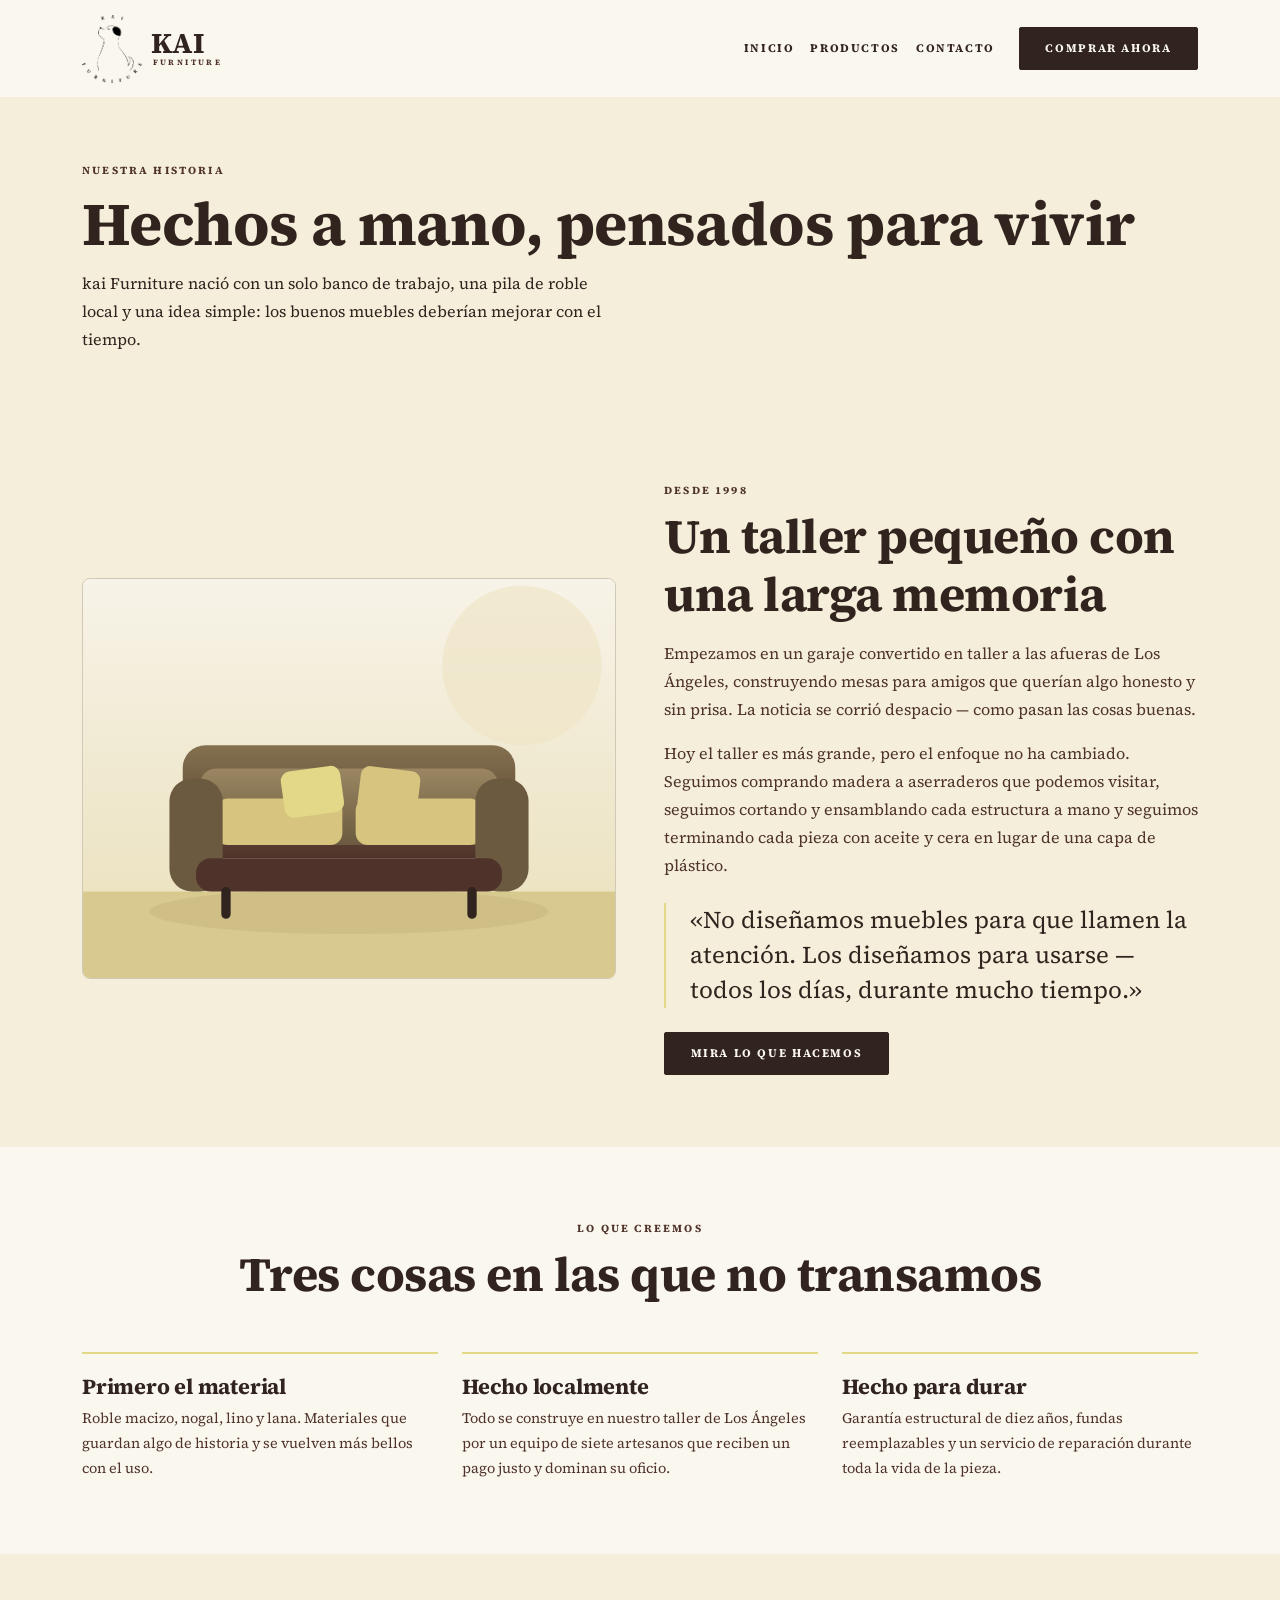
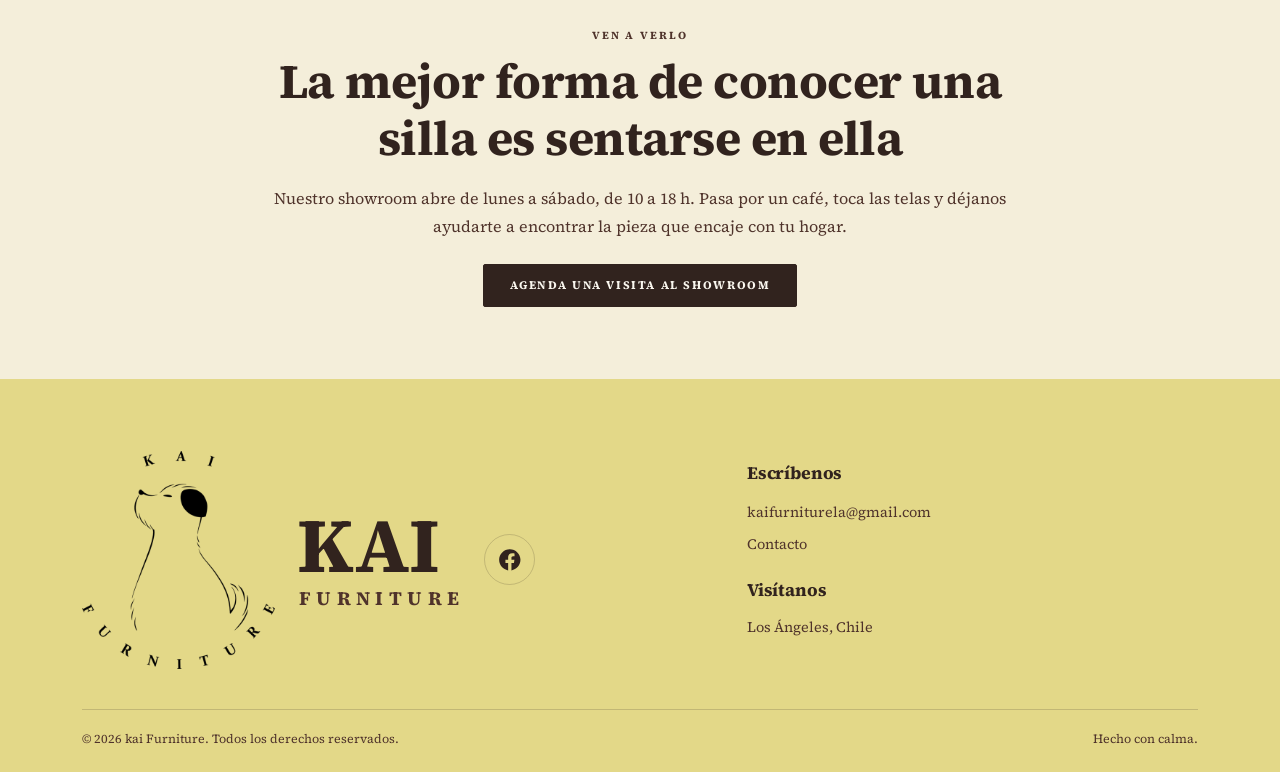
<file: about.html>
<!DOCTYPE html>
<html lang="es">
<head>
  <meta charset="UTF-8">
  <meta name="viewport" content="width=device-width, initial-scale=1">
  <meta name="robots" content="noindex, nofollow">
  <title>Nosotros — kai Furniture</title>
  <meta name="description" content="La historia de kai Furniture: un taller pequeño que crea piezas cálidas y honestas con madera maciza y textiles naturales en Los Ángeles, Biobío.">
  <link rel="icon" href="favicon.ico" sizes="any">
  <link rel="icon" type="image/png" sizes="16x16" href="assets/images/favicon-16x16.png">
  <link rel="icon" type="image/png" sizes="32x32" href="assets/images/favicon-32x32.png">
  <link rel="icon" type="image/png" sizes="48x48" href="assets/images/favicon-48x48.png">
  <link rel="apple-touch-icon" href="assets/images/apple-touch-icon.png">
  <link rel="stylesheet" href="css/bootstrap.min.css">
  <link rel="stylesheet" href="css/styles.css">
  <script src="js/analytics.js" defer></script>
</head>
<body class="page-nosotros">

  <nav class="navbar navbar-expand-lg navbar-kai sticky-top">
    <div class="container">
      <a class="navbar-brand" href="home" aria-label="kai Furniture, inicio">
        <img src="assets/images/logo-mark.png" alt="kai Furniture" width="532" height="600">
        <span class="brand-wordmark">KAI<span>Furniture</span></span>
      </a>
      <button class="navbar-toggler" type="button" data-bs-toggle="collapse" data-bs-target="#kaiNav" aria-controls="kaiNav" aria-expanded="false" aria-label="Abrir menú">
        <span class="navbar-toggler-icon"></span>
      </button>
      <div class="collapse navbar-collapse" id="kaiNav">
        <ul class="navbar-nav ms-auto align-items-lg-center">
          <li class="nav-item"><a class="nav-link" href="home">Inicio</a></li>
          <li class="nav-item"><a class="nav-link" href="products">Productos</a></li>
          <li class="nav-item"><a class="nav-link" href="contact">Contacto</a></li>
          <li class="nav-item ms-lg-3 mt-3 mt-lg-0">
            <a class="btn btn-kai" href="products">Comprar ahora</a>
          </li>
        </ul>
      </div>
    </div>
  </nav>

  <header class="page-header">
    <div class="container">
      <p class="eyebrow mb-2">Nuestra historia</p>
      <h1>Hechos a mano, pensados para vivir</h1>
      <p>kai Furniture nació con un solo banco de trabajo, una pila de roble local y una idea simple: los buenos muebles deberían mejorar con el tiempo.</p>
    </div>
  </header>

  <section class="section-pad">
    <div class="container">
      <div class="row align-items-center g-5">
        <div class="col-lg-6">
          <div class="about-media">
            <img src="assets/images/sofa.svg" alt="El sofá Aria en el showroom de kai Furniture" width="800" height="600" decoding="async">
          </div>
        </div>
        <div class="col-lg-6">
          <p class="eyebrow mb-2">Desde 1998</p>
          <h2 class="mb-3" style="font-size: clamp(2rem, 4vw, 3rem);">Un taller pequeño con una larga memoria</h2>
          <p class="text-muted-kai">
            Empezamos en un garaje convertido en taller a las afueras de Los Ángeles, construyendo mesas
            para amigos que querían algo honesto y sin prisa. La noticia se corrió despacio — como pasan las cosas buenas.
          </p>
          <p class="text-muted-kai">
            Hoy el taller es más grande, pero el enfoque no ha cambiado. Seguimos comprando madera a
            aserraderos que podemos visitar, seguimos cortando y ensamblando cada estructura a mano y
            seguimos terminando cada pieza con aceite y cera en lugar de una capa de plástico.
          </p>
          <blockquote class="quote-block my-4">
            «No diseñamos muebles para que llamen la atención. Los diseñamos para usarse — todos los días, durante mucho tiempo.»
          </blockquote>
          <a href="products" class="btn btn-kai">Mira lo que hacemos</a>
        </div>
      </div>
    </div>
  </section>

  <section class="section-pad bg-cream">
    <div class="container">
      <div class="text-center mb-5">
        <p class="eyebrow mb-2">Lo que creemos</p>
        <h2 style="font-size: clamp(2rem, 4vw, 3rem);">Tres cosas en las que no transamos</h2>
      </div>
      <div class="row g-4">
        <div class="col-md-4">
          <div class="value-card">
            <h4>Primero el material</h4>
            <p>Roble macizo, nogal, lino y lana. Materiales que guardan algo de historia y se vuelven más bellos con el uso.</p>
          </div>
        </div>
        <div class="col-md-4">
          <div class="value-card">
            <h4>Hecho localmente</h4>
            <p>Todo se construye en nuestro taller de Los Ángeles por un equipo de siete artesanos que reciben un pago justo y dominan su oficio.</p>
          </div>
        </div>
        <div class="col-md-4">
          <div class="value-card">
            <h4>Hecho para durar</h4>
            <p>Garantía estructural de diez años, fundas reemplazables y un servicio de reparación durante toda la vida de la pieza.</p>
          </div>
        </div>
      </div>
    </div>
  </section>

  <section class="section-pad">
    <div class="container">
      <div class="row justify-content-center text-center">
        <div class="col-lg-8">
          <p class="eyebrow mb-2">Ven a verlo</p>
          <h2 class="mb-3" style="font-size: clamp(2rem, 4vw, 3rem);">La mejor forma de conocer una silla es sentarse en ella</h2>
          <p class="text-muted-kai mb-4">
            Nuestro showroom abre de lunes a sábado, de 10 a 18 h. Pasa por un café, toca las telas
            y déjanos ayudarte a encontrar la pieza que encaje con tu hogar.
          </p>
          <a href="contact" class="btn btn-kai">Agenda una visita al showroom</a>
        </div>
      </div>
    </div>
  </section>

  <footer class="footer-kai">
    <div class="container">
      <div class="row g-4">
        <div class="col-lg-7">
          <div class="footer-brand-row">
            <a href="home" class="footer-brand">
              <img src="assets/images/logo-mark.png" alt="kai Furniture" width="532" height="600" class="footer-logo" loading="lazy" decoding="async">
              <span class="brand-wordmark footer-wordmark">KAI<span>FURNITURE</span></span>
            </a>
            <div class="footer-social">
              <a href="https://www.facebook.com/profile.php?id=61594401551876" target="_blank" rel="noopener" aria-label="kai Furniture en Facebook">
                <svg viewBox="0 0 24 24" fill="currentColor" aria-hidden="true"><path d="M22 12.06C22 6.5 17.52 2 12 2S2 6.5 2 12.06c0 5 3.66 9.15 8.44 9.94v-7.03H7.9v-2.9h2.54V9.85c0-2.51 1.49-3.9 3.77-3.9 1.09 0 2.23.2 2.23.2v2.46h-1.26c-1.24 0-1.63.77-1.63 1.56v1.88h2.78l-.44 2.9h-2.34V22c4.78-.79 8.44-4.94 8.44-9.94Z"/></svg>
              </a>
              <span class="is-pending d-none" role="img" aria-label="WhatsApp: próximamente" title="WhatsApp: próximamente">
                <svg viewBox="0 0 24 24" fill="currentColor" aria-hidden="true"><path d="M12.04 2a9.9 9.9 0 0 0-8.4 15.1L2 22l5.05-1.6A9.9 9.9 0 1 0 12.04 2Zm0 1.8a8.1 8.1 0 1 1-4.1 15.1l-.3-.2-2.9.9.9-2.8-.2-.3a8.1 8.1 0 0 1 6.6-12.7Zm-3.2 3.9c-.2 0-.5.1-.7.3-.3.3-.9.9-.9 2.2 0 1.3 1 2.6 1.1 2.8.1.2 1.9 3 4.6 4.2 2.3 1 2.7.8 3.2.7.5-.1 1.5-.6 1.7-1.3.2-.6.2-1.2.1-1.3-.1-.1-.3-.2-.5-.3l-1.8-.9c-.2-.1-.4-.1-.6.1-.2.2-.6.8-.8 1-.1.2-.3.2-.5.1-.2-.1-1.1-.4-2-1.3-.7-.6-1.2-1.4-1.4-1.6-.1-.2 0-.4.1-.5l.4-.5c.1-.2.2-.3.3-.5.1-.2 0-.4 0-.5l-.8-1.9c-.1-.4-.3-.4-.5-.4h-.4Z"/></svg>
              </span>
            </div>
          </div>
        </div>
        <div class="col-12 col-lg-5">
          <h5>Escríbenos</h5>
          <ul class="footer-links">
            <li><a href="mailto:kaifurniturela@gmail.com">kaifurniturela@gmail.com</a></li>
            <li class="d-none"><a href="tel:+56955550142">+56 9 5555 0142</a></li>
            <li><a href="contact">Contacto</a></li>
          </ul>

          <h5 class="mt-4">Visítanos</h5>
          <p class="footer-location">Los Ángeles, Chile</p>
        </div>
      </div>
      <div class="footer-bottom d-flex flex-wrap justify-content-between gap-2">
        <span>&copy; <span id="year">2026</span> kai Furniture. Todos los derechos reservados.</span>
        <span>Hecho con calma.</span>
      </div>
    </div>
  </footer>

  <script src="js/vendor/bootstrap.bundle.min.js"></script>
  <script>
    document.getElementById('year').textContent = new Date().getFullYear();
  </script>
</body>
</html>
</file>
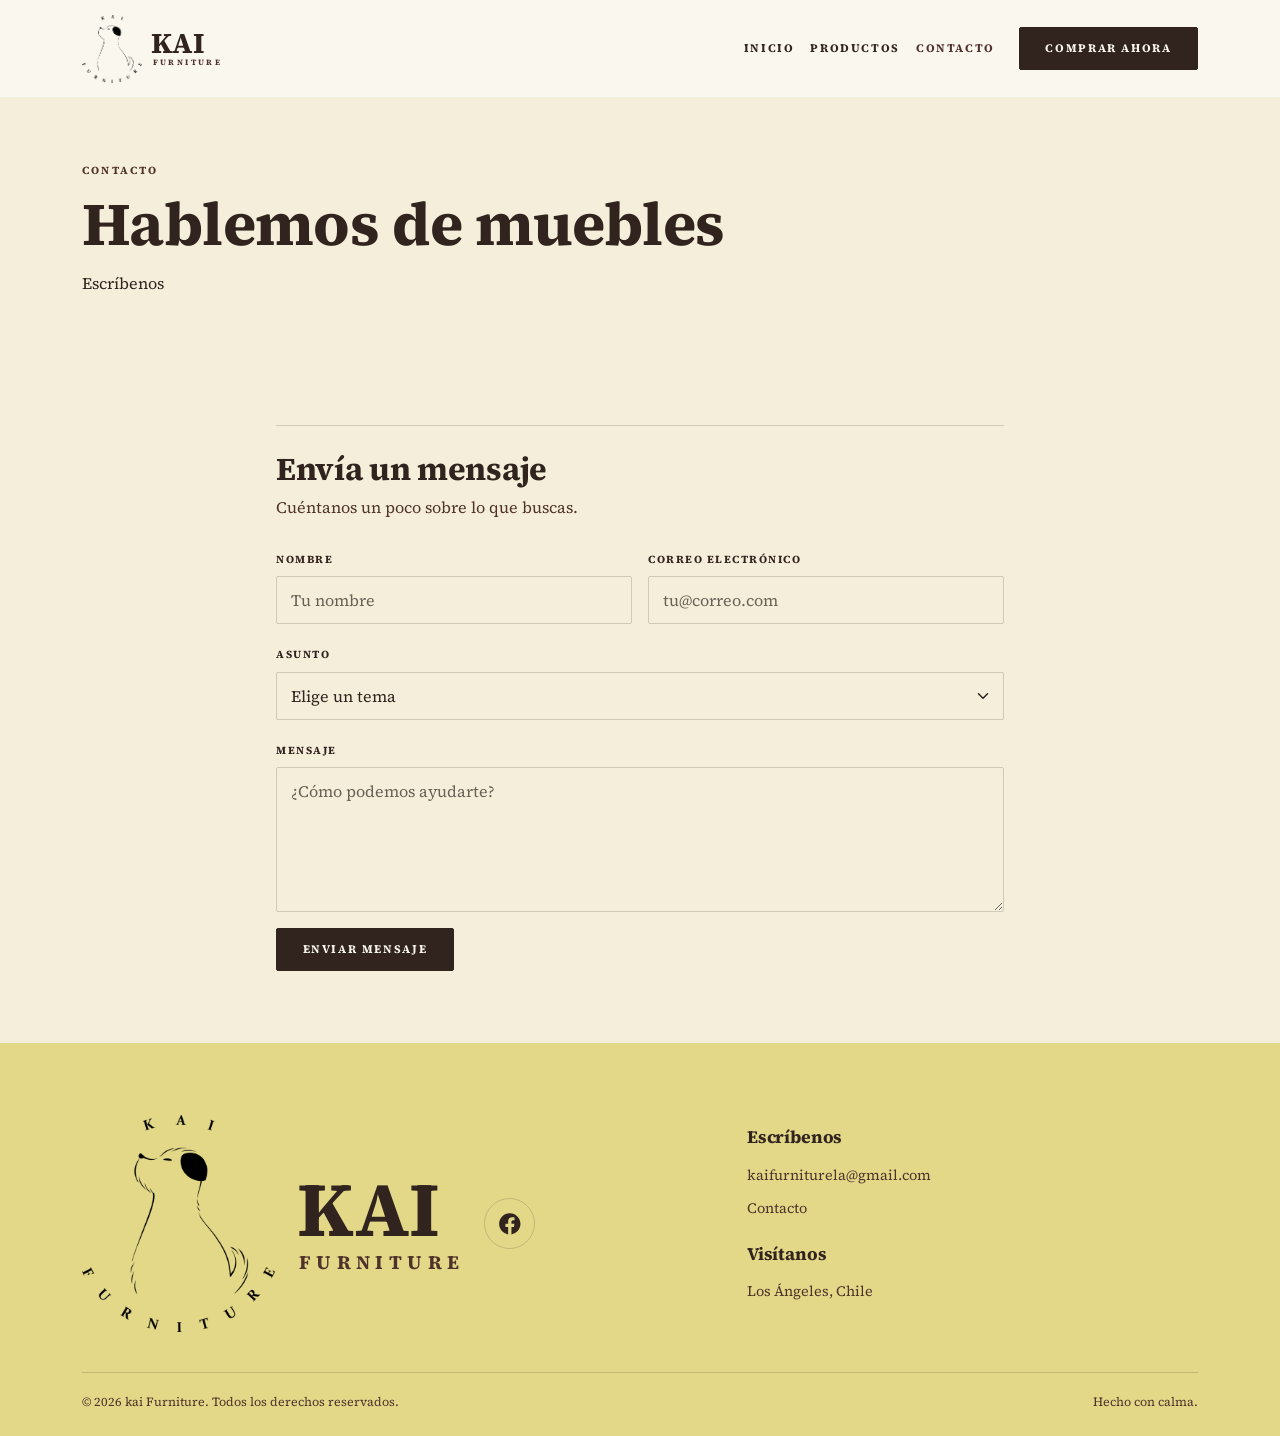
<file: contact.html>
<!DOCTYPE html>
<html lang="es">
<head>
  <meta charset="UTF-8">
  <meta name="viewport" content="width=device-width, initial-scale=1">
  <title>Contacto — kai Furniture</title>
  <meta name="description" content="Contáctate con kai Furniture. Consulta por una pieza o inicia un proyecto a medida.">
  <link rel="icon" href="favicon.ico" sizes="any">
  <link rel="icon" type="image/png" sizes="16x16" href="assets/images/favicon-16x16.png">
  <link rel="icon" type="image/png" sizes="32x32" href="assets/images/favicon-32x32.png">
  <link rel="icon" type="image/png" sizes="48x48" href="assets/images/favicon-48x48.png">
  <link rel="apple-touch-icon" href="assets/images/apple-touch-icon.png">
  <link rel="stylesheet" href="css/bootstrap.min.css">
  <link rel="stylesheet" href="css/styles.css">
  <script src="js/analytics.js" defer></script>
</head>
<body class="page-contacto">

  <nav class="navbar navbar-expand-lg navbar-kai sticky-top">
    <div class="container">
      <a class="navbar-brand" href="home" aria-label="kai Furniture, inicio">
        <img src="assets/images/logo-mark.png" alt="kai Furniture" width="532" height="600">
        <span class="brand-wordmark">KAI<span>Furniture</span></span>
      </a>
      <button class="navbar-toggler" type="button" data-bs-toggle="collapse" data-bs-target="#kaiNav" aria-controls="kaiNav" aria-expanded="false" aria-label="Abrir menú">
        <span class="navbar-toggler-icon"></span>
      </button>
      <div class="collapse navbar-collapse" id="kaiNav">
        <ul class="navbar-nav ms-auto align-items-lg-center">
          <li class="nav-item"><a class="nav-link" href="home">Inicio</a></li>
          <li class="nav-item"><a class="nav-link" href="products">Productos</a></li>
          <li class="nav-item"><a class="nav-link active" aria-current="page" href="contact">Contacto</a></li>
          <li class="nav-item ms-lg-3 mt-3 mt-lg-0">
            <a class="btn btn-kai" href="products">Comprar ahora</a>
          </li>
        </ul>
      </div>
    </div>
  </nav>

  <header class="page-header">
    <div class="container">
      <p class="eyebrow mb-2">Contacto</p>
      <h1>Hablemos de muebles</h1>
      <p>Escríbenos</p>
    </div>
  </header>

  <section class="section-pad">
    <div class="container">
      <div class="row g-5">
        <div class="col-lg-8 mx-auto">
          <div class="contact-card">
            <h2 class="mb-1" style="font-size: 2rem;">Envía un mensaje</h2>
            <p class="text-muted-kai mb-4">Cuéntanos un poco sobre lo que buscas.</p>

            <div id="formSuccess" class="alert alert-success d-none" role="alert">
              Gracias — tu mensaje está en camino. Te contactaremos en breve.
            </div>

            <div id="formError" class="alert alert-danger d-none" role="alert">
              No pudimos enviar tu mensaje. Escríbenos directamente a
              <a href="mailto:kaifurniturela@gmail.com">kaifurniturela@gmail.com</a>.
            </div>

            <form id="contactForm" action="https://api.web3forms.com/submit" method="POST" novalidate>
              <input type="hidden" name="access_key" value="c5a5fe27-9f51-4419-9eff-b03866525883">
              <input type="hidden" name="from_name" value="kai Furniture">
              <input type="checkbox" name="botcheck" style="display:none" tabindex="-1" autocomplete="off" aria-hidden="true">
              <div class="row g-3">
                <div class="col-md-6">
                  <label for="name" class="form-label">Nombre</label>
                  <input type="text" class="form-control" id="name" name="name" placeholder="Tu nombre" required>
                  <div class="invalid-feedback">Cuéntanos tu nombre.</div>
                </div>
                <div class="col-md-6">
                  <label for="email" class="form-label">Correo electrónico</label>
                  <input type="email" class="form-control" id="email" name="email" placeholder="tu@correo.com" required>
                  <div class="invalid-feedback">Ingresa un correo válido.</div>
                </div>
                <div class="col-12">
                  <label for="subject" class="form-label">Asunto</label>
                  <select class="form-select" id="subject" name="subject">
                    <option value="" selected disabled>Elige un tema</option>
                    <option value="Consulta sobre un producto">Consulta sobre un producto</option>
                    <option value="Proyecto a medida">Proyecto a medida</option>
                  </select>
                </div>
                <div class="col-12">
                  <label for="message" class="form-label">Mensaje</label>
                  <textarea class="form-control" id="message" name="message" rows="5" placeholder="¿Cómo podemos ayudarte?" required></textarea>
                  <div class="invalid-feedback">Escribe un mensaje breve.</div>
                </div>
                <div class="col-12">
                  <button type="submit" class="btn btn-kai">Enviar mensaje</button>
                </div>
              </div>
            </form>
          </div>
        </div>

      </div>
    </div>
  </section>

  <footer class="footer-kai">
    <div class="container">
      <div class="row g-4">
        <div class="col-lg-7">
          <div class="footer-brand-row">
            <a href="home" class="footer-brand">
              <img src="assets/images/logo-mark.png" alt="kai Furniture" width="532" height="600" class="footer-logo" loading="lazy" decoding="async">
              <span class="brand-wordmark footer-wordmark">KAI<span>FURNITURE</span></span>
            </a>
            <div class="footer-social">
              <a href="https://www.facebook.com/profile.php?id=61594401551876" target="_blank" rel="noopener" aria-label="kai Furniture en Facebook">
                <svg viewBox="0 0 24 24" fill="currentColor" aria-hidden="true"><path d="M22 12.06C22 6.5 17.52 2 12 2S2 6.5 2 12.06c0 5 3.66 9.15 8.44 9.94v-7.03H7.9v-2.9h2.54V9.85c0-2.51 1.49-3.9 3.77-3.9 1.09 0 2.23.2 2.23.2v2.46h-1.26c-1.24 0-1.63.77-1.63 1.56v1.88h2.78l-.44 2.9h-2.34V22c4.78-.79 8.44-4.94 8.44-9.94Z"/></svg>
              </a>
              <span class="is-pending d-none" role="img" aria-label="WhatsApp: próximamente" title="WhatsApp: próximamente">
                <svg viewBox="0 0 24 24" fill="currentColor" aria-hidden="true"><path d="M12.04 2a9.9 9.9 0 0 0-8.4 15.1L2 22l5.05-1.6A9.9 9.9 0 1 0 12.04 2Zm0 1.8a8.1 8.1 0 1 1-4.1 15.1l-.3-.2-2.9.9.9-2.8-.2-.3a8.1 8.1 0 0 1 6.6-12.7Zm-3.2 3.9c-.2 0-.5.1-.7.3-.3.3-.9.9-.9 2.2 0 1.3 1 2.6 1.1 2.8.1.2 1.9 3 4.6 4.2 2.3 1 2.7.8 3.2.7.5-.1 1.5-.6 1.7-1.3.2-.6.2-1.2.1-1.3-.1-.1-.3-.2-.5-.3l-1.8-.9c-.2-.1-.4-.1-.6.1-.2.2-.6.8-.8 1-.1.2-.3.2-.5.1-.2-.1-1.1-.4-2-1.3-.7-.6-1.2-1.4-1.4-1.6-.1-.2 0-.4.1-.5l.4-.5c.1-.2.2-.3.3-.5.1-.2 0-.4 0-.5l-.8-1.9c-.1-.4-.3-.4-.5-.4h-.4Z"/></svg>
              </span>
            </div>
          </div>
        </div>
        <div class="col-12 col-lg-5">
          <h5>Escríbenos</h5>
          <ul class="footer-links">
            <li><a href="mailto:kaifurniturela@gmail.com">kaifurniturela@gmail.com</a></li>
            <li class="d-none"><a href="tel:+56955550142">+56 9 5555 0142</a></li>
            <li><a href="contact">Contacto</a></li>
          </ul>

          <h5 class="mt-4">Visítanos</h5>
          <p class="footer-location">Los Ángeles, Chile</p>
        </div>
      </div>
      <div class="footer-bottom d-flex flex-wrap justify-content-between gap-2">
        <span>&copy; <span id="year">2026</span> kai Furniture. Todos los derechos reservados.</span>
        <span>Hecho con calma.</span>
      </div>
    </div>
  </footer>

  <script src="js/vendor/bootstrap.bundle.min.js"></script>
  <script>
    document.getElementById('year').textContent = new Date().getFullYear();

    const form = document.getElementById('contactForm');
    const successAlert = document.getElementById('formSuccess');
    const errorAlert = document.getElementById('formError');
    const submitButton = form.querySelector('button[type="submit"]');
    const submitLabel = submitButton.textContent;

    form.addEventListener('submit', async function (event) {
      event.preventDefault();
      event.stopPropagation();

      if (!form.checkValidity()) {
        form.classList.add('was-validated');
        return;
      }

      submitButton.disabled = true;
      submitButton.textContent = 'Enviando…';
      successAlert.classList.add('d-none');
      errorAlert.classList.add('d-none');

      const data = Object.fromEntries(new FormData(form).entries());
      data.subject = data.subject || 'Consulta general';

      const controller = new AbortController();
      const timeoutId = setTimeout(() => controller.abort(), 20000);

      try {
        const response = await fetch('https://api.web3forms.com/submit', {
          method: 'POST',
          headers: {
            'Content-Type': 'application/json',
            'Accept': 'application/json'
          },
          body: JSON.stringify(data),
          signal: controller.signal
        });

        const result = await response.json();

        if (!response.ok || result.success !== true) {
          throw new Error(result.message || 'No se pudo enviar el mensaje.');
        }

        form.classList.add('d-none');
        successAlert.classList.remove('d-none');
      } catch (error) {
        console.error('Error al enviar el formulario:', error);

        if (error instanceof TypeError || error.name === 'AbortError') {
          const redirect = document.createElement('input');
          redirect.type = 'hidden';
          redirect.name = 'redirect';
          redirect.value = new URL('gracias', window.location.href).href;
          form.appendChild(redirect);
          form.submit();
          return;
        }

        errorAlert.classList.remove('d-none');
      } finally {
        clearTimeout(timeoutId);
        submitButton.disabled = false;
        submitButton.textContent = submitLabel;
      }
    });
  </script>
</body>
</html>
</file>
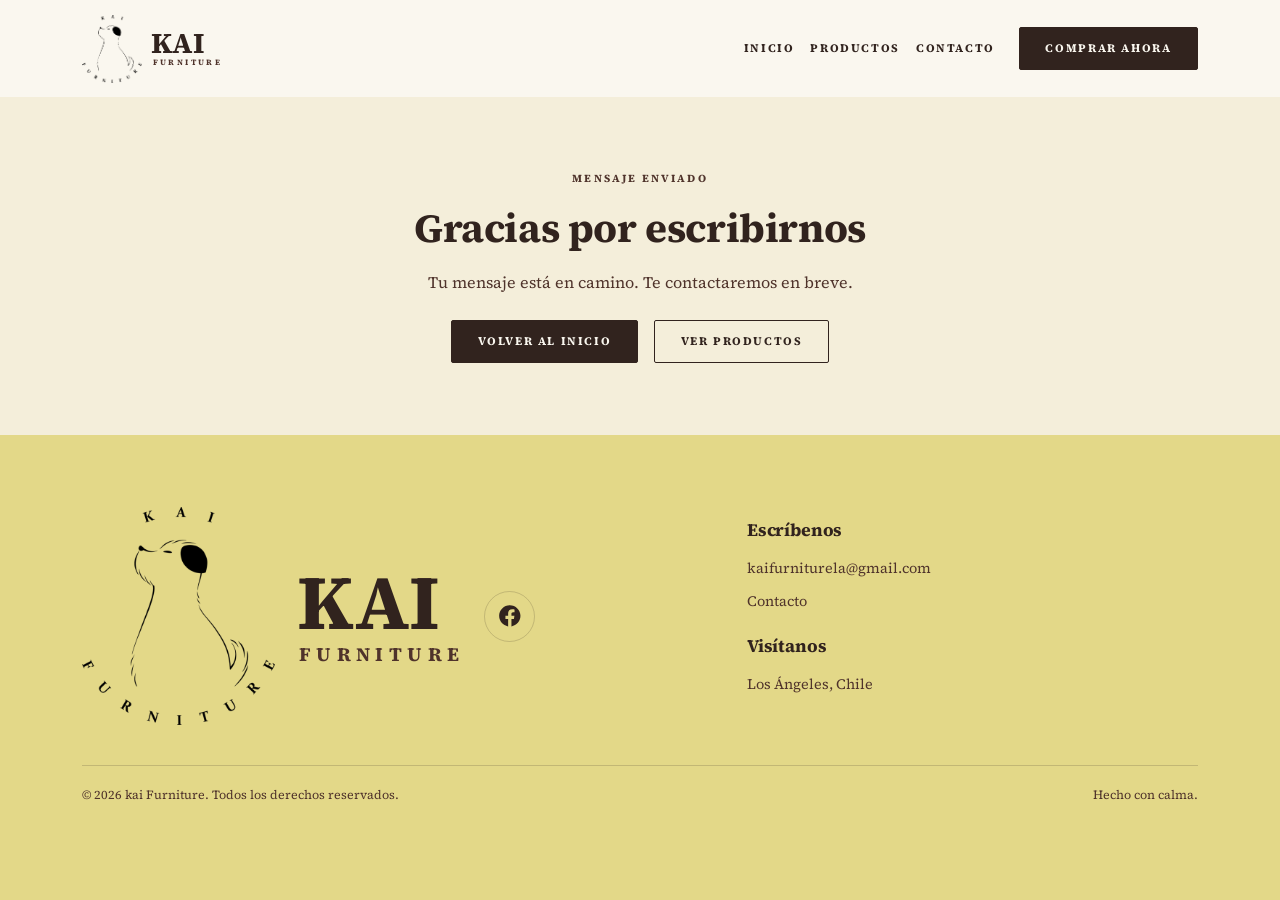
<file: gracias.html>
<!DOCTYPE html>
<html lang="es">
<head>
  <meta charset="UTF-8">
  <meta name="viewport" content="width=device-width, initial-scale=1">
  <title>Gracias — kai Furniture</title>
  <meta name="description" content="Gracias por escribirnos. Tu mensaje está en camino.">
  <meta name="robots" content="noindex">
  <link rel="icon" href="favicon.ico" sizes="any">
  <link rel="icon" type="image/png" sizes="16x16" href="assets/images/favicon-16x16.png">
  <link rel="icon" type="image/png" sizes="32x32" href="assets/images/favicon-32x32.png">
  <link rel="icon" type="image/png" sizes="48x48" href="assets/images/favicon-48x48.png">
  <link rel="apple-touch-icon" href="assets/images/apple-touch-icon.png">
  <link rel="stylesheet" href="css/bootstrap.min.css">
  <link rel="stylesheet" href="css/styles.css">
  <script src="js/analytics.js" defer></script>
</head>
<body>
  <nav class="navbar navbar-expand-lg navbar-kai sticky-top">
    <div class="container">
      <a class="navbar-brand" href="home" aria-label="kai Furniture, inicio">
        <img src="assets/images/logo-mark.png" alt="kai Furniture" width="532" height="600">
        <span class="brand-wordmark">KAI<span>Furniture</span></span>
      </a>
      <button class="navbar-toggler" type="button" data-bs-toggle="collapse" data-bs-target="#kaiNav" aria-controls="kaiNav" aria-expanded="false" aria-label="Abrir navegación">
        <span class="navbar-toggler-icon"></span>
      </button>
      <div class="collapse navbar-collapse" id="kaiNav">
        <ul class="navbar-nav ms-auto align-items-lg-center">
          <li class="nav-item"><a class="nav-link" href="home">Inicio</a></li>
          <li class="nav-item"><a class="nav-link" href="products">Productos</a></li>
          <li class="nav-item"><a class="nav-link" href="contact">Contacto</a></li>
          <li class="nav-item ms-lg-3 mt-3 mt-lg-0">
            <a class="btn btn-kai" href="products">Comprar ahora</a>
          </li>
        </ul>
      </div>
    </div>
  </nav>

  <section class="section-pad">
    <div class="container">
      <div class="row justify-content-center text-center">
        <div class="col-lg-7">
          <p class="eyebrow">Mensaje enviado</p>
          <h1 class="mb-3">Gracias por escribirnos</h1>
          <p class="text-muted-kai mb-4">Tu mensaje está en camino. Te contactaremos en breve.</p>
          <div class="d-flex flex-wrap justify-content-center gap-3">
            <a href="home" class="btn btn-kai">Volver al inicio</a>
            <a href="products" class="btn btn-kai-outline">Ver productos</a>
          </div>
        </div>
      </div>
    </div>
  </section>

  <footer class="footer-kai">
    <div class="container">
      <div class="row g-4">
        <div class="col-lg-7">
          <div class="footer-brand-row">
            <a href="home" class="footer-brand">
              <img src="assets/images/logo-mark.png" alt="kai Furniture" width="532" height="600" class="footer-logo" loading="lazy" decoding="async">
              <span class="brand-wordmark footer-wordmark">KAI<span>FURNITURE</span></span>
            </a>
            <div class="footer-social">
              <a href="https://www.facebook.com/profile.php?id=61594401551876" target="_blank" rel="noopener" aria-label="kai Furniture en Facebook">
                <svg viewBox="0 0 24 24" fill="currentColor" aria-hidden="true"><path d="M22 12.06C22 6.5 17.52 2 12 2S2 6.5 2 12.06c0 5 3.66 9.15 8.44 9.94v-7.03H7.9v-2.9h2.54V9.85c0-2.51 1.49-3.9 3.77-3.9 1.09 0 2.23.2 2.23.2v2.46h-1.26c-1.24 0-1.63.77-1.63 1.56v1.88h2.78l-.44 2.9h-2.34V22c4.78-.79 8.44-4.94 8.44-9.94Z"/></svg>
              </a>
              <span class="is-pending d-none" role="img" aria-label="WhatsApp: próximamente" title="WhatsApp: próximamente">
                <svg viewBox="0 0 24 24" fill="currentColor" aria-hidden="true"><path d="M12.04 2a9.9 9.9 0 0 0-8.4 15.1L2 22l5.05-1.6A9.9 9.9 0 1 0 12.04 2Zm0 1.8a8.1 8.1 0 1 1-4.1 15.1l-.3-.2-2.9.9.9-2.8-.2-.3a8.1 8.1 0 0 1 6.6-12.7Zm-3.2 3.9c-.2 0-.5.1-.7.3-.3.3-.9.9-.9 2.2 0 1.3 1 2.6 1.1 2.8.1.2 1.9 3 4.6 4.2 2.3 1 2.7.8 3.2.7.5-.1 1.5-.6 1.7-1.3.2-.6.2-1.2.1-1.3-.1-.1-.3-.2-.5-.3l-1.8-.9c-.2-.1-.4-.1-.6.1-.2.2-.6.8-.8 1-.1.2-.3.2-.5.1-.2-.1-1.1-.4-2-1.3-.7-.6-1.2-1.4-1.4-1.6-.1-.2 0-.4.1-.5l.4-.5c.1-.2.2-.3.3-.5.1-.2 0-.4 0-.5l-.8-1.9c-.1-.4-.3-.4-.5-.4h-.4Z"/></svg>
              </span>
            </div>
          </div>
        </div>
        <div class="col-12 col-lg-5">
          <h5>Escríbenos</h5>
          <ul class="footer-links">
            <li><a href="mailto:kaifurniturela@gmail.com">kaifurniturela@gmail.com</a></li>
            <li class="d-none"><a href="tel:+56955550142">+56 9 5555 0142</a></li>
            <li><a href="contact">Contacto</a></li>
          </ul>

          <h5 class="mt-4">Visítanos</h5>
          <p class="footer-location">Los Ángeles, Chile</p>
        </div>
      </div>
      <div class="footer-bottom d-flex flex-wrap justify-content-between gap-2">
        <span>&copy; <span id="year">2026</span> kai Furniture. Todos los derechos reservados.</span>
        <span>Hecho con calma.</span>
      </div>
    </div>
  </footer>

  <script src="js/vendor/bootstrap.bundle.min.js"></script>
  <script>
    document.getElementById('year').textContent = new Date().getFullYear();
  </script>
</body>
</html>
</file>
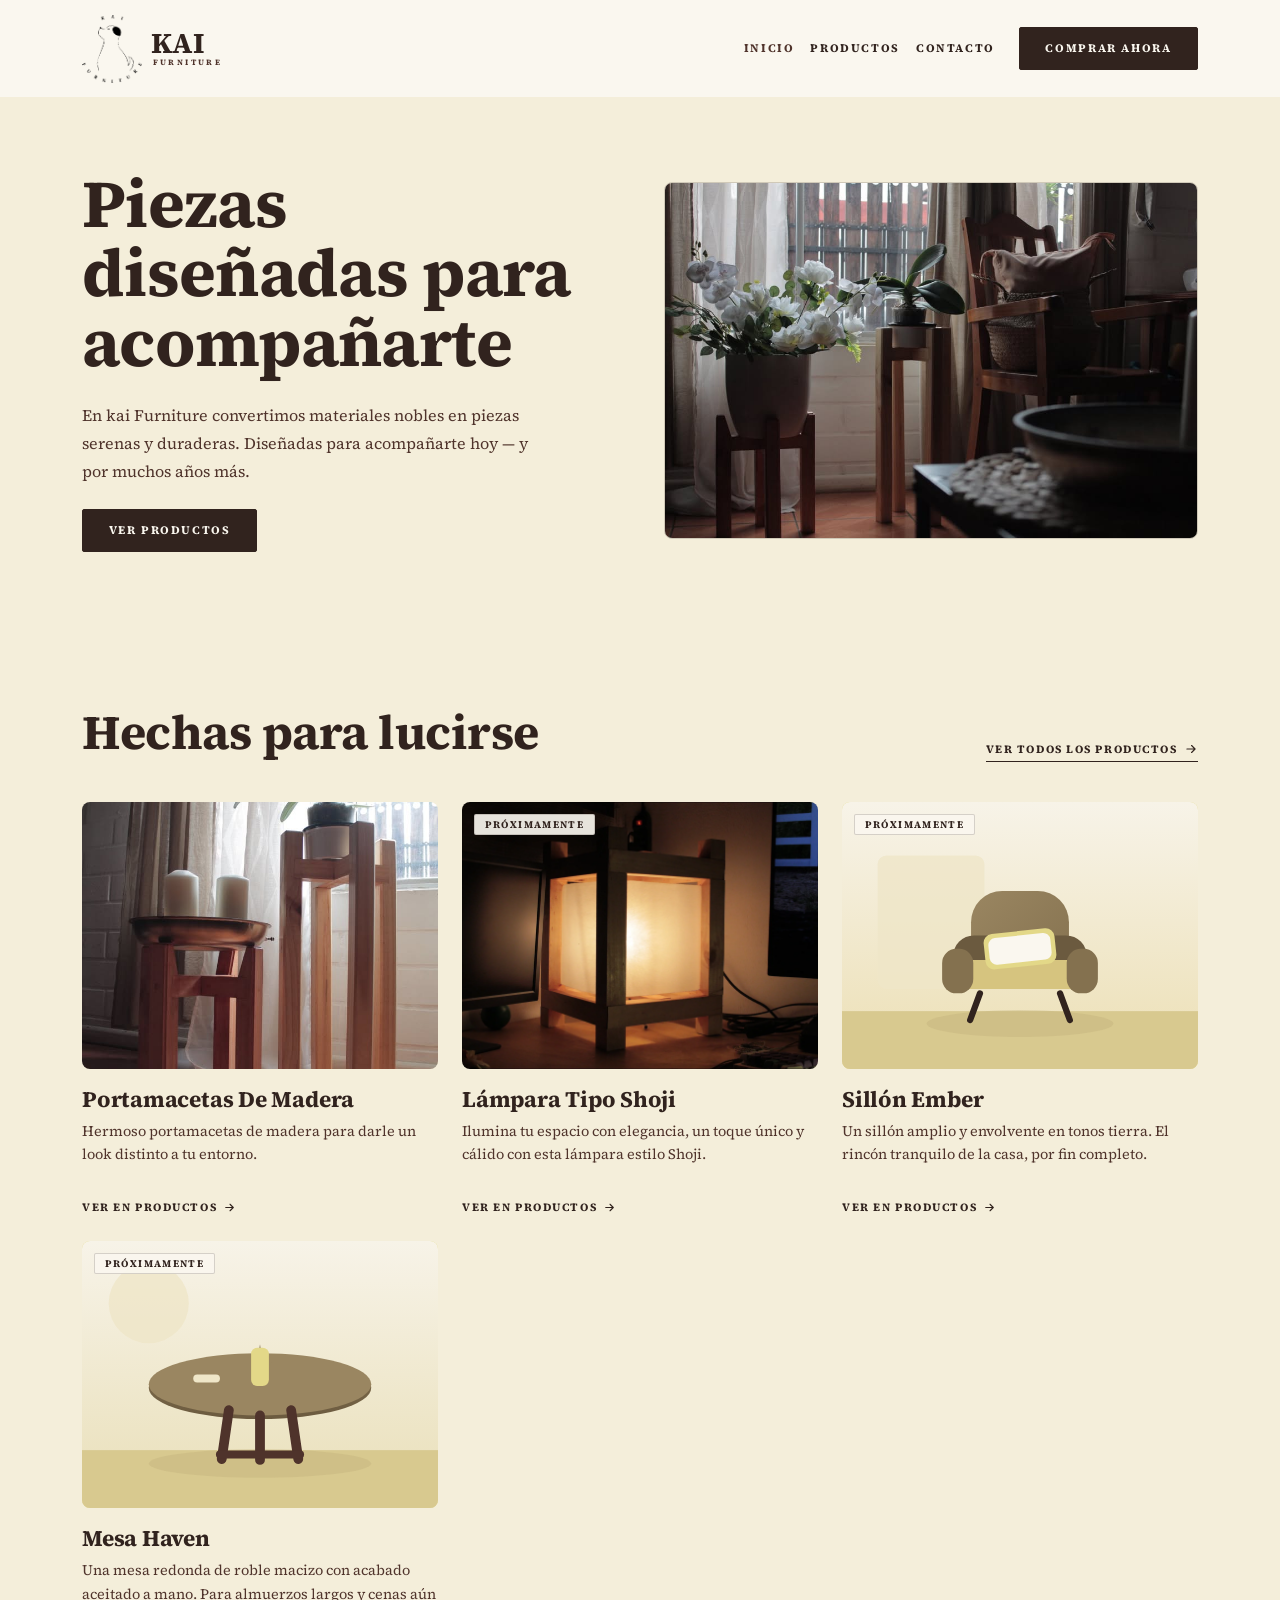
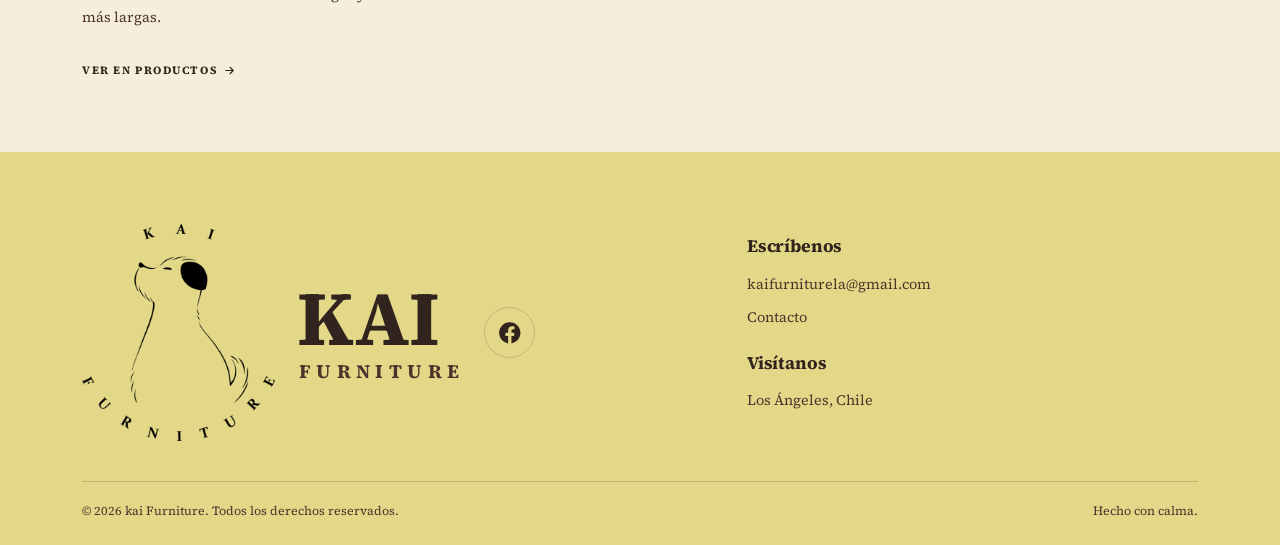
<file: home.html>
<!DOCTYPE html>
<html lang="es">
<head>
  <meta charset="UTF-8">
  <meta name="viewport" content="width=device-width, initial-scale=1">
  <title>kai Furniture</title>
  <meta name="description" content="kai Furniture diseña muebles cálidos y honestos, hechos para vivirse. Descubre sofás, sillones, mesas y más.">
  <link rel="icon" href="favicon.ico" sizes="any">
  <link rel="icon" type="image/png" sizes="16x16" href="assets/images/favicon-16x16.png">
  <link rel="icon" type="image/png" sizes="32x32" href="assets/images/favicon-32x32.png">
  <link rel="icon" type="image/png" sizes="48x48" href="assets/images/favicon-48x48.png">
  <link rel="apple-touch-icon" href="assets/images/apple-touch-icon.png">
  <link rel="stylesheet" href="css/bootstrap.min.css">
  <link rel="stylesheet" href="css/styles.css">
  <script src="js/analytics.js" defer></script>
</head>
<body class="page-inicio">

  <nav class="navbar navbar-expand-lg navbar-kai sticky-top">
    <div class="container">
      <a class="navbar-brand" href="home" aria-label="kai Furniture, inicio">
        <img src="assets/images/logo-mark.png" alt="kai Furniture" width="532" height="600">
        <span class="brand-wordmark">KAI<span>Furniture</span></span>
      </a>
      <button class="navbar-toggler" type="button" data-bs-toggle="collapse" data-bs-target="#kaiNav" aria-controls="kaiNav" aria-expanded="false" aria-label="Abrir menú">
        <span class="navbar-toggler-icon"></span>
      </button>
      <div class="collapse navbar-collapse" id="kaiNav">
        <ul class="navbar-nav ms-auto align-items-lg-center">
          <li class="nav-item"><a class="nav-link active" aria-current="page" href="home">Inicio</a></li>
          <li class="nav-item"><a class="nav-link" href="products">Productos</a></li>
          <li class="nav-item"><a class="nav-link" href="contact">Contacto</a></li>
          <li class="nav-item ms-lg-3 mt-3 mt-lg-0">
            <a class="btn btn-kai" href="products">Comprar ahora</a>
          </li>
        </ul>
      </div>
    </div>
  </nav>

  <header class="hero">
    <div class="container">
      <div class="row align-items-center g-5">
        <div class="col-lg-6">
          <h1 class="hero-title">Piezas diseñadas para acompañarte</h1>
          <p class="hero-lead mb-4">
            En kai Furniture convertimos materiales nobles en piezas serenas y duraderas.
            Diseñadas para acompañarte hoy — y por muchos años más.
          </p>
          <div class="d-flex flex-wrap gap-3">
            <a href="products" class="btn btn-kai">Ver productos</a>
          </div>
        </div>
        <div class="col-lg-6">
          <div class="hero-media">
            <img src="assets/images/products/product_01/02.jpg" alt="Portamacetas De Madera de kai Furniture en un living luminoso" width="960" height="640" fetchpriority="high" decoding="async">
          </div>
        </div>
      </div>
    </div>
  </header>

  <section class="section-pad">
    <div class="container">
      <div class="section-head">
        <h2>Hechas para lucirse</h2>
        <a href="products" class="link-arrow">
          Ver todos los productos
          <svg xmlns="http://www.w3.org/2000/svg" width="14" height="14" fill="none" viewBox="0 0 24 24" stroke="currentColor" stroke-width="2"><path stroke-linecap="round" stroke-linejoin="round" d="M5 12h14m-6-6 6 6-6 6"/></svg>
        </a>
      </div>

      <div class="row g-4">
        <div class="col-md-6 col-lg-4">
          <a class="product-card" href="product?p=portamacetas">
            <div class="product-thumb">
              <img src="assets/images/products/product_01/01.jpg" alt="Portamacetas De Madera de kai Furniture" width="640" height="960" loading="lazy" decoding="async">
            </div>
            <div class="product-body">
              <h3 class="product-title">Portamacetas De Madera</h3>
              <p class="product-desc">Hermoso portamacetas de madera para darle un look distinto a tu entorno.</p>
              <span class="product-link mt-3">
                Ver en productos
                <svg xmlns="http://www.w3.org/2000/svg" width="13" height="13" fill="none" viewBox="0 0 24 24" stroke="currentColor" stroke-width="2"><path stroke-linecap="round" stroke-linejoin="round" d="M5 12h14m-6-6 6 6-6 6"/></svg>
              </span>
            </div>
          </a>
        </div>

        <div class="col-md-6 col-lg-4">
          <a class="product-card" href="product?p=lampara-shoji">
            <div class="product-thumb">
              <img src="assets/images/products/product_02/01.webp" alt="Lámpara Tipo Shoji de kai Furniture" width="1619" height="1080" loading="lazy" decoding="async">
              <span class="product-badge">Próximamente</span>
            </div>
            <div class="product-body">
              <h3 class="product-title">Lámpara Tipo Shoji</h3>
              <p class="product-desc">Ilumina tu espacio con elegancia, un toque único y cálido con esta lámpara estilo Shoji.</p>
              <span class="product-link mt-3">
                Ver en productos
                <svg xmlns="http://www.w3.org/2000/svg" width="13" height="13" fill="none" viewBox="0 0 24 24" stroke="currentColor" stroke-width="2"><path stroke-linecap="round" stroke-linejoin="round" d="M5 12h14m-6-6 6 6-6 6"/></svg>
              </span>
            </div>
          </a>
        </div>

        <div class="col-md-6 col-lg-4">
          <a class="product-card" href="product?p=ember-chair">
            <div class="product-thumb">
              <img src="assets/images/armchair.svg" alt="El sillón Ember en tonos tierra" width="800" height="600" loading="lazy" decoding="async">
              <span class="product-badge">Próximamente</span>
            </div>
            <div class="product-body">
              <h3 class="product-title">Sillón Ember</h3>
              <p class="product-desc">Un sillón amplio y envolvente en tonos tierra. El rincón tranquilo de la casa, por fin completo.</p>
              <span class="product-link mt-3">
                Ver en productos
                <svg xmlns="http://www.w3.org/2000/svg" width="13" height="13" fill="none" viewBox="0 0 24 24" stroke="currentColor" stroke-width="2"><path stroke-linecap="round" stroke-linejoin="round" d="M5 12h14m-6-6 6 6-6 6"/></svg>
              </span>
            </div>
          </a>
        </div>

        <div class="col-md-6 col-lg-4">
          <a class="product-card" href="product?p=oak-table">
            <div class="product-thumb">
              <img src="assets/images/table.svg" alt="La mesa de comedor Haven de roble" width="800" height="600" loading="lazy" decoding="async">
              <span class="product-badge">Próximamente</span>
            </div>
            <div class="product-body">
              <h3 class="product-title">Mesa Haven</h3>
              <p class="product-desc">Una mesa redonda de roble macizo con acabado aceitado a mano. Para almuerzos largos y cenas aún más largas.</p>
              <span class="product-link mt-3">
                Ver en productos
                <svg xmlns="http://www.w3.org/2000/svg" width="13" height="13" fill="none" viewBox="0 0 24 24" stroke="currentColor" stroke-width="2"><path stroke-linecap="round" stroke-linejoin="round" d="M5 12h14m-6-6 6 6-6 6"/></svg>
              </span>
            </div>
          </a>
        </div>
      </div>
    </div>
  </section>

  <footer class="footer-kai">
    <div class="container">
      <div class="row g-4">
        <div class="col-lg-7">
          <div class="footer-brand-row">
            <a href="home" class="footer-brand">
              <img src="assets/images/logo-mark.png" alt="kai Furniture" width="532" height="600" class="footer-logo" loading="lazy" decoding="async">
              <span class="brand-wordmark footer-wordmark">KAI<span>FURNITURE</span></span>
            </a>
            <div class="footer-social">
              <a href="https://www.facebook.com/profile.php?id=61594401551876" target="_blank" rel="noopener" aria-label="kai Furniture en Facebook">
                <svg viewBox="0 0 24 24" fill="currentColor" aria-hidden="true"><path d="M22 12.06C22 6.5 17.52 2 12 2S2 6.5 2 12.06c0 5 3.66 9.15 8.44 9.94v-7.03H7.9v-2.9h2.54V9.85c0-2.51 1.49-3.9 3.77-3.9 1.09 0 2.23.2 2.23.2v2.46h-1.26c-1.24 0-1.63.77-1.63 1.56v1.88h2.78l-.44 2.9h-2.34V22c4.78-.79 8.44-4.94 8.44-9.94Z"/></svg>
              </a>
              <span class="is-pending d-none" role="img" aria-label="WhatsApp: próximamente" title="WhatsApp: próximamente">
                <svg viewBox="0 0 24 24" fill="currentColor" aria-hidden="true"><path d="M12.04 2a9.9 9.9 0 0 0-8.4 15.1L2 22l5.05-1.6A9.9 9.9 0 1 0 12.04 2Zm0 1.8a8.1 8.1 0 1 1-4.1 15.1l-.3-.2-2.9.9.9-2.8-.2-.3a8.1 8.1 0 0 1 6.6-12.7Zm-3.2 3.9c-.2 0-.5.1-.7.3-.3.3-.9.9-.9 2.2 0 1.3 1 2.6 1.1 2.8.1.2 1.9 3 4.6 4.2 2.3 1 2.7.8 3.2.7.5-.1 1.5-.6 1.7-1.3.2-.6.2-1.2.1-1.3-.1-.1-.3-.2-.5-.3l-1.8-.9c-.2-.1-.4-.1-.6.1-.2.2-.6.8-.8 1-.1.2-.3.2-.5.1-.2-.1-1.1-.4-2-1.3-.7-.6-1.2-1.4-1.4-1.6-.1-.2 0-.4.1-.5l.4-.5c.1-.2.2-.3.3-.5.1-.2 0-.4 0-.5l-.8-1.9c-.1-.4-.3-.4-.5-.4h-.4Z"/></svg>
              </span>
            </div>
          </div>
        </div>
        <div class="col-12 col-lg-5">
          <h5>Escríbenos</h5>
          <ul class="footer-links">
            <li><a href="mailto:kaifurniturela@gmail.com">kaifurniturela@gmail.com</a></li>
            <li class="d-none"><a href="tel:+56955550142">+56 9 5555 0142</a></li>
            <li><a href="contact">Contacto</a></li>
          </ul>

          <h5 class="mt-4">Visítanos</h5>
          <p class="footer-location">Los Ángeles, Chile</p>
        </div>
      </div>
      <div class="footer-bottom d-flex flex-wrap justify-content-between gap-2">
        <span>&copy; <span id="year">2026</span> kai Furniture. Todos los derechos reservados.</span>
        <span>Hecho con calma.</span>
      </div>
    </div>
  </footer>

  <script src="js/vendor/bootstrap.bundle.min.js"></script>
  <script>
    document.getElementById('year').textContent = new Date().getFullYear();
  </script>
</body>
</html>
</file>
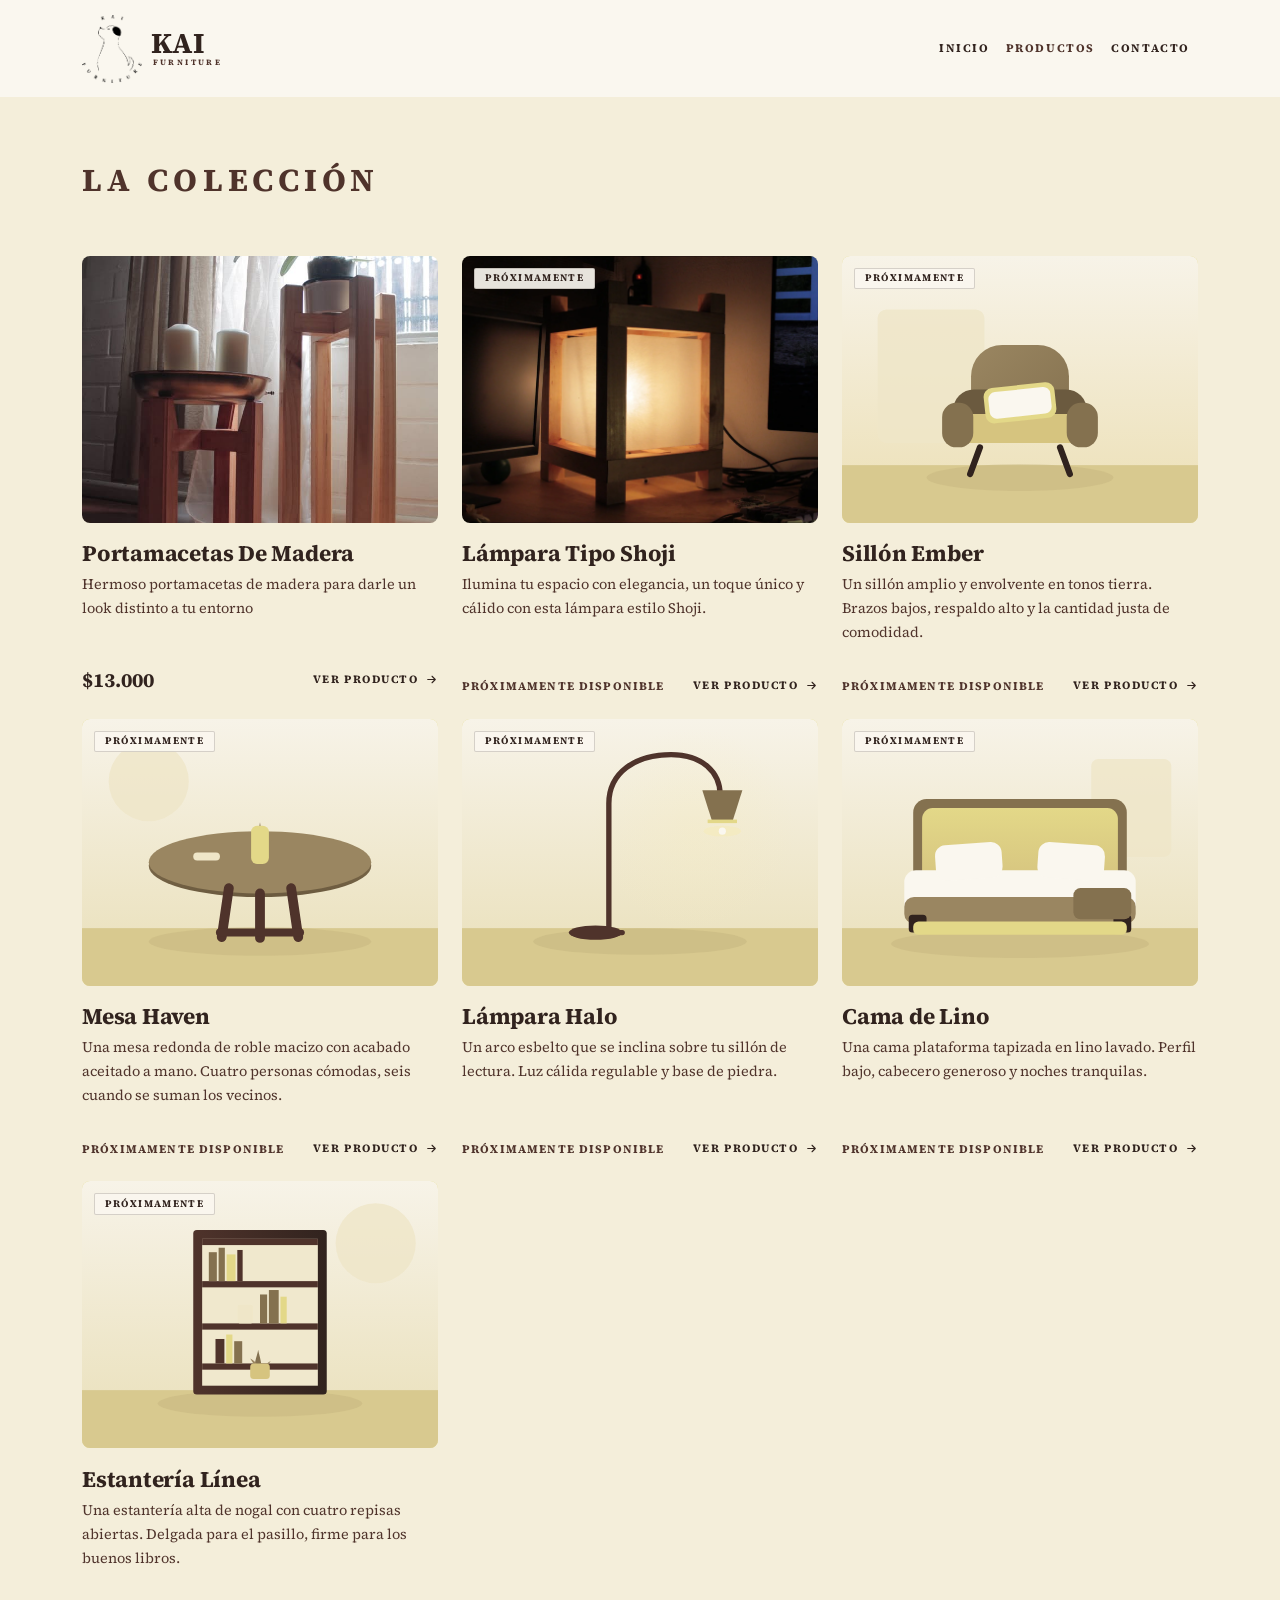
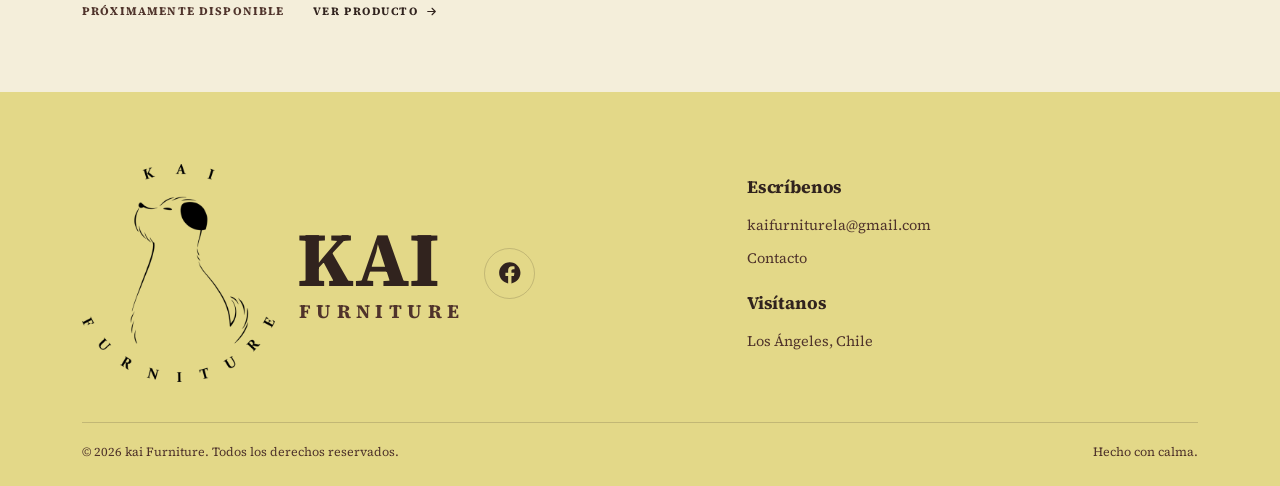
<file: products.html>
<!DOCTYPE html>
<html lang="es">
<head>
  <meta charset="UTF-8">
  <meta name="viewport" content="width=device-width, initial-scale=1">
  <title>Productos — kai Furniture</title>
  <meta name="description" content="Explora la colección completa de kai Furniture: sofás, sillones, mesas de comedor, iluminación, camas y almacenaje.">
  <link rel="icon" href="favicon.ico" sizes="any">
  <link rel="icon" type="image/png" sizes="16x16" href="assets/images/favicon-16x16.png">
  <link rel="icon" type="image/png" sizes="32x32" href="assets/images/favicon-32x32.png">
  <link rel="icon" type="image/png" sizes="48x48" href="assets/images/favicon-48x48.png">
  <link rel="apple-touch-icon" href="assets/images/apple-touch-icon.png">
  <link rel="stylesheet" href="css/bootstrap.min.css">
  <link rel="stylesheet" href="css/styles.css">
  <script src="js/analytics.js" defer></script>
</head>
<body class="page-productos">

  <nav class="navbar navbar-expand-lg navbar-kai sticky-top">
    <div class="container">
      <a class="navbar-brand" href="home" aria-label="kai Furniture, inicio">
        <img src="assets/images/logo-mark.png" alt="kai Furniture" width="532" height="600">
        <span class="brand-wordmark">KAI<span>Furniture</span></span>
      </a>
      <button class="navbar-toggler" type="button" data-bs-toggle="collapse" data-bs-target="#kaiNav" aria-controls="kaiNav" aria-expanded="false" aria-label="Abrir menú">
        <span class="navbar-toggler-icon"></span>
      </button>
      <div class="collapse navbar-collapse" id="kaiNav">
        <ul class="navbar-nav ms-auto align-items-lg-center">
          <li class="nav-item"><a class="nav-link" href="home">Inicio</a></li>
          <li class="nav-item"><a class="nav-link active" aria-current="page" href="products">Productos</a></li>
          <li class="nav-item"><a class="nav-link" href="contact">Contacto</a></li>
        </ul>
      </div>
    </div>
  </nav>

  <header class="page-header">
    <div class="container">
      <h1 class="collection-title">La colección</h1>
    </div>
  </header>

  <section class="section-pad pt-0">
    <div class="container">
      <div class="row g-4">

        <div class="col-md-6 col-lg-4">
          <a class="product-card" id="portamacetas" href="product?p=portamacetas">
            <div class="product-thumb">
              <img src="assets/images/products/product_01/01.jpg" alt="Portamacetas De Madera de kai Furniture" width="640" height="960" loading="lazy" decoding="async">
            </div>
            <div class="product-body">
              <h3 class="product-title">Portamacetas De Madera</h3>
              <p class="product-desc">Hermoso portamacetas de madera para darle un look distinto a tu entorno</p>
              <div class="d-flex justify-content-between align-items-center mt-3">
                <span class="product-price">$13.000</span>
                <span class="product-link">Ver producto <svg xmlns="http://www.w3.org/2000/svg" width="13" height="13" fill="none" viewBox="0 0 24 24" stroke="currentColor" stroke-width="2"><path stroke-linecap="round" stroke-linejoin="round" d="M5 12h14m-6-6 6 6-6 6"/></svg></span>
              </div>
            </div>
          </a>
        </div>

        <div class="col-md-6 col-lg-4">
          <a class="product-card" id="lampara-shoji" href="product?p=lampara-shoji">
            <div class="product-thumb">
              <img src="assets/images/products/product_02/01.webp" alt="Lámpara Tipo Shoji de kai Furniture" width="1619" height="1080" loading="lazy" decoding="async">
              <span class="product-badge">Próximamente</span>
            </div>
            <div class="product-body">
              <h3 class="product-title">Lámpara Tipo Shoji</h3>
              <p class="product-desc">Ilumina tu espacio con elegancia, un toque único y cálido con esta lámpara estilo Shoji.</p>
              <div class="d-flex justify-content-between align-items-center mt-3">
                <span class="product-price-note">Próximamente disponible</span>
                <span class="product-link">Ver producto <svg xmlns="http://www.w3.org/2000/svg" width="13" height="13" fill="none" viewBox="0 0 24 24" stroke="currentColor" stroke-width="2"><path stroke-linecap="round" stroke-linejoin="round" d="M5 12h14m-6-6 6 6-6 6"/></svg></span>
              </div>
            </div>
          </a>
        </div>

        <div class="col-md-6 col-lg-4">
          <a class="product-card" id="ember-chair" href="product?p=ember-chair">
            <div class="product-thumb">
              <img src="assets/images/armchair.svg" alt="El sillón Ember en tonos tierra" width="800" height="600" loading="lazy" decoding="async">
              <span class="product-badge">Próximamente</span>
            </div>
            <div class="product-body">
              <h3 class="product-title">Sillón Ember</h3>
              <p class="product-desc">Un sillón amplio y envolvente en tonos tierra. Brazos bajos, respaldo alto y la cantidad justa de comodidad.</p>
              <div class="d-flex justify-content-between align-items-center mt-3">
                <span class="product-price-note">Próximamente disponible</span>
                <span class="product-link">Ver producto <svg xmlns="http://www.w3.org/2000/svg" width="13" height="13" fill="none" viewBox="0 0 24 24" stroke="currentColor" stroke-width="2"><path stroke-linecap="round" stroke-linejoin="round" d="M5 12h14m-6-6 6 6-6 6"/></svg></span>
              </div>
            </div>
          </a>
        </div>

        <div class="col-md-6 col-lg-4">
          <a class="product-card" id="oak-table" href="product?p=oak-table">
            <div class="product-thumb">
              <img src="assets/images/table.svg" alt="La mesa de comedor Haven de roble" width="800" height="600" loading="lazy" decoding="async">
              <span class="product-badge">Próximamente</span>
            </div>
            <div class="product-body">
              <h3 class="product-title">Mesa Haven</h3>
              <p class="product-desc">Una mesa redonda de roble macizo con acabado aceitado a mano. Cuatro personas cómodas, seis cuando se suman los vecinos.</p>
              <div class="d-flex justify-content-between align-items-center mt-3">
                <span class="product-price-note">Próximamente disponible</span>
                <span class="product-link">Ver producto <svg xmlns="http://www.w3.org/2000/svg" width="13" height="13" fill="none" viewBox="0 0 24 24" stroke="currentColor" stroke-width="2"><path stroke-linecap="round" stroke-linejoin="round" d="M5 12h14m-6-6 6 6-6 6"/></svg></span>
              </div>
            </div>
          </a>
        </div>

        <div class="col-md-6 col-lg-4">
          <a class="product-card" id="halo-lamp" href="product?p=halo-lamp">
            <div class="product-thumb">
              <img src="assets/images/lamp.svg" alt="La lámpara de pie Halo" width="800" height="600" loading="lazy" decoding="async">
              <span class="product-badge">Próximamente</span>
            </div>
            <div class="product-body">
              <h3 class="product-title">Lámpara Halo</h3>
              <p class="product-desc">Un arco esbelto que se inclina sobre tu sillón de lectura. Luz cálida regulable y base de piedra.</p>
              <div class="d-flex justify-content-between align-items-center mt-3">
                <span class="product-price-note">Próximamente disponible</span>
                <span class="product-link">Ver producto <svg xmlns="http://www.w3.org/2000/svg" width="13" height="13" fill="none" viewBox="0 0 24 24" stroke="currentColor" stroke-width="2"><path stroke-linecap="round" stroke-linejoin="round" d="M5 12h14m-6-6 6 6-6 6"/></svg></span>
              </div>
            </div>
          </a>
        </div>

        <div class="col-md-6 col-lg-4">
          <a class="product-card" id="linen-bed" href="product?p=linen-bed">
            <div class="product-thumb">
              <img src="assets/images/bed.svg" alt="La cama de lino tapizada en lino" width="800" height="600" loading="lazy" decoding="async">
              <span class="product-badge">Próximamente</span>
            </div>
            <div class="product-body">
              <h3 class="product-title">Cama de Lino</h3>
              <p class="product-desc">Una cama plataforma tapizada en lino lavado. Perfil bajo, cabecero generoso y noches tranquilas.</p>
              <div class="d-flex justify-content-between align-items-center mt-3">
                <span class="product-price-note">Próximamente disponible</span>
                <span class="product-link">Ver producto <svg xmlns="http://www.w3.org/2000/svg" width="13" height="13" fill="none" viewBox="0 0 24 24" stroke="currentColor" stroke-width="2"><path stroke-linecap="round" stroke-linejoin="round" d="M5 12h14m-6-6 6 6-6 6"/></svg></span>
              </div>
            </div>
          </a>
        </div>

        <div class="col-md-6 col-lg-4">
          <a class="product-card" id="linea-shelf" href="product?p=linea-shelf">
            <div class="product-thumb">
              <img src="assets/images/shelf.svg" alt="La estantería Línea de nogal" width="800" height="600" loading="lazy" decoding="async">
              <span class="product-badge">Próximamente</span>
            </div>
            <div class="product-body">
              <h3 class="product-title">Estantería Línea</h3>
              <p class="product-desc">Una estantería alta de nogal con cuatro repisas abiertas. Delgada para el pasillo, firme para los buenos libros.</p>
              <div class="d-flex justify-content-between align-items-center mt-3">
                <span class="product-price-note">Próximamente disponible</span>
                <span class="product-link">Ver producto <svg xmlns="http://www.w3.org/2000/svg" width="13" height="13" fill="none" viewBox="0 0 24 24" stroke="currentColor" stroke-width="2"><path stroke-linecap="round" stroke-linejoin="round" d="M5 12h14m-6-6 6 6-6 6"/></svg></span>
              </div>
            </div>
          </a>
        </div>

      </div>
    </div>
  </section>

  <footer class="footer-kai">
    <div class="container">
      <div class="row g-4">
        <div class="col-lg-7">
          <div class="footer-brand-row">
            <a href="home" class="footer-brand">
              <img src="assets/images/logo-mark.png" alt="kai Furniture" width="532" height="600" class="footer-logo" loading="lazy" decoding="async">
              <span class="brand-wordmark footer-wordmark">KAI<span>FURNITURE</span></span>
            </a>
            <div class="footer-social">
              <a href="https://www.facebook.com/profile.php?id=61594401551876" target="_blank" rel="noopener" aria-label="kai Furniture en Facebook">
                <svg viewBox="0 0 24 24" fill="currentColor" aria-hidden="true"><path d="M22 12.06C22 6.5 17.52 2 12 2S2 6.5 2 12.06c0 5 3.66 9.15 8.44 9.94v-7.03H7.9v-2.9h2.54V9.85c0-2.51 1.49-3.9 3.77-3.9 1.09 0 2.23.2 2.23.2v2.46h-1.26c-1.24 0-1.63.77-1.63 1.56v1.88h2.78l-.44 2.9h-2.34V22c4.78-.79 8.44-4.94 8.44-9.94Z"/></svg>
              </a>
              <span class="is-pending d-none" role="img" aria-label="WhatsApp: próximamente" title="WhatsApp: próximamente">
                <svg viewBox="0 0 24 24" fill="currentColor" aria-hidden="true"><path d="M12.04 2a9.9 9.9 0 0 0-8.4 15.1L2 22l5.05-1.6A9.9 9.9 0 1 0 12.04 2Zm0 1.8a8.1 8.1 0 1 1-4.1 15.1l-.3-.2-2.9.9.9-2.8-.2-.3a8.1 8.1 0 0 1 6.6-12.7Zm-3.2 3.9c-.2 0-.5.1-.7.3-.3.3-.9.9-.9 2.2 0 1.3 1 2.6 1.1 2.8.1.2 1.9 3 4.6 4.2 2.3 1 2.7.8 3.2.7.5-.1 1.5-.6 1.7-1.3.2-.6.2-1.2.1-1.3-.1-.1-.3-.2-.5-.3l-1.8-.9c-.2-.1-.4-.1-.6.1-.2.2-.6.8-.8 1-.1.2-.3.2-.5.1-.2-.1-1.1-.4-2-1.3-.7-.6-1.2-1.4-1.4-1.6-.1-.2 0-.4.1-.5l.4-.5c.1-.2.2-.3.3-.5.1-.2 0-.4 0-.5l-.8-1.9c-.1-.4-.3-.4-.5-.4h-.4Z"/></svg>
              </span>
            </div>
          </div>
        </div>
        <div class="col-12 col-lg-5">
          <h5>Escríbenos</h5>
          <ul class="footer-links">
            <li><a href="mailto:kaifurniturela@gmail.com">kaifurniturela@gmail.com</a></li>
            <li class="d-none"><a href="tel:+56955550142">+56 9 5555 0142</a></li>
            <li><a href="contact">Contacto</a></li>
          </ul>

          <h5 class="mt-4">Visítanos</h5>
          <p class="footer-location">Los Ángeles, Chile</p>
        </div>
      </div>
      <div class="footer-bottom d-flex flex-wrap justify-content-between gap-2">
        <span>&copy; <span id="year">2026</span> kai Furniture. Todos los derechos reservados.</span>
        <span>Hecho con calma.</span>
      </div>
    </div>
  </footer>

  <script src="js/vendor/bootstrap.bundle.min.js"></script>
  <script>
    document.getElementById('year').textContent = new Date().getFullYear();
  </script>
</body>
</html>
</file>
<file: css/styles.css>
/* Source Serif 4 (subset latin, variable) — servida localmente en vez de Google Fonts */
@font-face {
  font-family: 'Source Serif 4';
  font-style: normal;
  font-weight: 400;
  font-display: swap;
  src: url("../assets/fonts/source-serif-4-latin.woff2") format('woff2');
  unicode-range: U+0000-00FF, U+0131, U+0152-0153, U+02BB-02BC, U+02C6, U+02DA, U+02DC, U+0304, U+0308, U+0329, U+2000-206F, U+20AC, U+2122, U+2191, U+2193, U+2212, U+2215, U+FEFF, U+FFFD;
}

@font-face {
  font-family: 'Source Serif 4';
  font-style: normal;
  font-weight: 700;
  font-display: swap;
  src: url("../assets/fonts/source-serif-4-latin.woff2") format('woff2');
  unicode-range: U+0000-00FF, U+0131, U+0152-0153, U+02BB-02BC, U+02C6, U+02DA, U+02DC, U+0304, U+0308, U+0329, U+2000-206F, U+20AC, U+2122, U+2191, U+2193, U+2212, U+2215, U+FEFF, U+FFFD;
}

:root {
  --kai-ink: #31231e;
  --kai-dark: #4f332b;
  --kai-brown: #84714f;
  --kai-accent: #e3d888;
  --kai-bg: #faf7ef;
  --kai-tint: #f4eeda;
  --kai-muted: #84714f;
  --kai-line: rgba(49, 35, 30, 0.18);
  --kai-page: var(--kai-tint);
  --kai-page-text: var(--kai-ink);
  --kai-page-muted: var(--kai-dark);
  --kai-page-line: rgba(49, 35, 30, 0.18);
  --kai-font: Constantia, "Source Serif 4", Georgia, "Times New Roman", serif;
  --bs-body-font-family: var(--kai-font);
}

html {
  background-color: var(--kai-accent);
}

body {
  font-family: var(--kai-font);
  font-weight: 400;
  color: var(--kai-page-text);
  background-color: var(--kai-page);
  -webkit-font-smoothing: antialiased;
}

h1, h2, h3, h4, h5, .display-font {
  font-family: var(--kai-font);
  font-weight: 700;
  color: var(--kai-page-text);
  letter-spacing: -0.01em;
}

p {
  line-height: 1.75;
}

a {
  color: var(--kai-page-text);
}

a:hover {
  color: var(--kai-dark);
}

.eyebrow {
  text-transform: uppercase;
  letter-spacing: 0.2em;
  font-size: 0.68rem;
  font-weight: 700;
  color: var(--kai-dark);
}

.section-pad {
  padding: 4.5rem 0;
}

.bg-cream {
  background-color: var(--kai-bg);
  color: var(--kai-ink);
}

.bg-cream h2,
.bg-cream h4 {
  color: var(--kai-ink);
}

.bg-cream .eyebrow {
  color: var(--kai-dark);
}

.text-ink {
  color: var(--kai-ink) !important;
}

.text-muted-kai {
  color: var(--kai-page-muted) !important;
}

/* Navbar */
.navbar-kai {
  background-color: var(--kai-bg);
  padding: 0.6rem 0;
}

.navbar-kai .navbar-brand {
  display: flex;
  align-items: center;
  gap: 0.55rem;
}

.navbar-kai .navbar-brand img {
  height: 68px;
  width: auto;
}

.brand-wordmark {
  display: flex;
  flex-direction: column;
  font-family: var(--kai-font);
  font-size: 1.8rem;
  font-weight: 700;
  line-height: 0.85;
  color: var(--kai-ink);
  letter-spacing: -0.01em;
}

.brand-wordmark span {
  font-family: var(--kai-font);
  font-size: 0.5rem;
  font-weight: 700;
  letter-spacing: 0.3em;
  text-transform: uppercase;
  color: var(--kai-dark);
  margin-top: 0.28rem;
  padding-left: 0.1rem;
}

.navbar-kai .brand-wordmark {
  color: var(--kai-ink);
}

.navbar-kai .brand-wordmark span {
  color: var(--kai-dark);
}

.navbar-kai .nav-link {
  text-transform: uppercase;
  letter-spacing: 0.14em;
  font-size: 0.72rem;
  font-weight: 700;
  color: var(--kai-ink);
  padding: 0.5rem 0.85rem;
}

.navbar-kai .nav-link:hover,
.navbar-kai .nav-link.active {
  color: var(--kai-dark);
}

.navbar-toggler {
  border-color: var(--kai-line);
  border-radius: 2px;
}

.navbar-toggler:focus {
  box-shadow: none;
}

/* Buttons */
.btn-kai,
.btn-kai-outline {
  border-radius: 2px;
  padding: 0.75rem 1.6rem;
  font-family: var(--kai-font);
  font-size: 0.72rem;
  font-weight: 700;
  letter-spacing: 0.14em;
  text-transform: uppercase;
  transition: background-color 0.2s ease, color 0.2s ease, border-color 0.2s ease;
}

.btn-kai {
  background-color: var(--kai-ink);
  border: 1px solid var(--kai-ink);
  color: var(--kai-bg);
}

.btn-kai:hover {
  background-color: var(--kai-brown);
  border-color: var(--kai-brown);
  color: var(--kai-bg);
}

.btn-kai-outline {
  background-color: transparent;
  border: 1px solid var(--kai-page-text);
  color: var(--kai-page-text);
}

.btn-kai-outline:hover {
  background-color: var(--kai-page-text);
  color: var(--kai-bg);
}

/* Hero */
.hero {
  padding: 4.5rem 0 5rem;
  background-color: var(--kai-page);
}

.hero-title {
  font-size: clamp(2.5rem, 5.5vw, 4.2rem);
  line-height: 1.03;
  margin-bottom: 1.5rem;
}

.hero-lead {
  max-width: 29rem;
  color: var(--kai-page-muted);
  font-size: 1rem;
}

.hero-media {
  border-radius: 0.5rem;
  overflow: hidden;
  border: 1px solid var(--kai-page-line);
}

.hero-media img {
  width: 100%;
  height: 100%;
  object-fit: cover;
  display: block;
}

/* Product cards */
.product-card {
  display: flex;
  flex-direction: column;
  height: 100%;
  color: inherit;
  text-decoration: none;
}

.product-card:hover {
  color: inherit;
}

.product-thumb {
  position: relative;
  overflow: hidden;
  aspect-ratio: 4 / 3;
  border-radius: 0.5rem;
  background-color: var(--kai-accent);
}

.product-badge {
  position: absolute;
  top: 0.75rem;
  left: 0.75rem;
  padding: 0.3rem 0.6rem;
  border: 1px solid var(--kai-page-line);
  border-radius: 2px;
  background-color: rgba(250, 247, 239, 0.92);
  color: var(--kai-ink);
  font-size: 0.62rem;
  font-weight: 700;
  letter-spacing: 0.14em;
  line-height: 1;
  text-transform: uppercase;
}

.product-thumb img {
  width: 100%;
  height: 100%;
  object-fit: cover;
  display: block;
  transition: transform 0.5s ease;
}

.product-card:hover .product-thumb img {
  transform: scale(1.04);
}

.product-body {
  display: flex;
  flex-direction: column;
  flex-grow: 1;
  padding: 1.15rem 0 0;
}

.product-title {
  font-size: 1.4rem;
  margin-bottom: 0.35rem;
  transition: color 0.2s ease;
}

.product-card:hover .product-title {
  color: var(--kai-brown);
}

.product-desc {
  color: var(--kai-page-muted);
  font-size: 0.9rem;
  line-height: 1.65;
  flex-grow: 1;
}

.product-link {
  font-size: 0.7rem;
  font-weight: 700;
  letter-spacing: 0.14em;
  text-transform: uppercase;
  color: var(--kai-page-text);
  text-decoration: none;
  display: inline-flex;
  align-items: center;
  gap: 0.4rem;
  border-bottom: 1px solid transparent;
  transition: color 0.2s ease, border-color 0.2s ease;
}

.product-link:hover {
  color: var(--kai-dark);
  border-color: var(--kai-brown);
}

.product-price {
  font-family: var(--kai-font);
  font-size: 1.25rem;
  font-weight: 700;
  color: var(--kai-page-text);
}

.product-price-note {
  font-size: 0.72rem;
  font-weight: 700;
  letter-spacing: 0.1em;
  line-height: 1.4;
  text-transform: uppercase;
  color: var(--kai-dark);
}

/* Product detail */
.product-back {
  font-size: 0.7rem;
  font-weight: 700;
  letter-spacing: 0.14em;
  text-transform: uppercase;
  text-decoration: none;
  color: var(--kai-page-muted);
  display: inline-flex;
  align-items: center;
  gap: 0.4rem;
}

.product-back:hover {
  color: var(--kai-ink);
}

.product-carousel {
  max-width: 45rem;
  margin: 0 auto;
}

.product-carousel .carousel-inner {
  border-radius: 0.5rem;
  overflow: hidden;
  border: 1px solid var(--kai-page-line);
  background-color: var(--kai-bg);
}

.product-carousel .carousel-item img {
  width: 100%;
  aspect-ratio: 1 / 1;
  max-height: 85vh;
  object-fit: contain;
  object-position: center;
  display: block;
}

.product-carousel.is-single .carousel-inner {
  background-color: var(--kai-accent);
}

.product-carousel.is-single .carousel-item img {
  aspect-ratio: 4 / 3;
  object-fit: contain;
  padding: 1.5rem;
}

.product-carousel.is-single .carousel-control-prev,
.product-carousel.is-single .carousel-control-next,
.product-carousel.is-single .carousel-indicators,
.product-carousel.is-single .carousel-counter {
  display: none;
}

.product-carousel .carousel-control-prev,
.product-carousel .carousel-control-next {
  top: 50%;
  bottom: auto;
  width: 2.75rem;
  height: 2.75rem;
  margin-top: -1.375rem;
  opacity: 0.95;
  background-color: var(--kai-bg);
  border: 1px solid var(--kai-page-line);
  border-radius: 50%;
  z-index: 3;
}

.product-carousel .carousel-control-prev {
  left: 0.75rem;
  right: auto;
}

.product-carousel .carousel-control-next {
  right: 0.75rem;
  left: auto;
}

.product-carousel .carousel-control-prev:hover,
.product-carousel .carousel-control-next:hover {
  background-color: var(--kai-bg);
  opacity: 1;
}

.product-carousel .carousel-control-prev-icon,
.product-carousel .carousel-control-next-icon {
  width: 0.9rem;
  height: 0.9rem;
  filter: none;
}

.product-carousel .carousel-control-prev-icon {
  background-image: url("data:image/svg+xml,%3csvg xmlns='http://www.w3.org/2000/svg' viewBox='0 0 16 16' fill='none' stroke='%2331231e' stroke-width='1.8' stroke-linecap='round' stroke-linejoin='round'%3e%3cpath d='M10 2.5 4.5 8 10 13.5'/%3e%3c/svg%3e");
}

.product-carousel .carousel-control-next-icon {
  background-image: url("data:image/svg+xml,%3csvg xmlns='http://www.w3.org/2000/svg' viewBox='0 0 16 16' fill='none' stroke='%2331231e' stroke-width='1.8' stroke-linecap='round' stroke-linejoin='round'%3e%3cpath d='M6 2.5 11.5 8 6 13.5'/%3e%3c/svg%3e");
}

/* Lightbox */
.lightbox {
  display: none;
  position: fixed;
  inset: 0;
  z-index: 1060;
  background-color: rgba(0, 0, 0, 0.85);
  align-items: center;
  justify-content: center;
  padding: 1rem;
}

.lightbox.open {
  display: flex;
}

.lightbox-image {
  max-width: 90vw;
  max-height: 90vh;
  object-fit: contain;
  display: block;
  border-radius: 0.5rem;
}

.lightbox-close {
  position: absolute;
  top: 1rem;
  right: 2rem;
  background: transparent;
  border: 0;
  font-size: 3rem;
  line-height: 1;
  color: #fff;
  padding: 0;
  cursor: pointer;
  z-index: 1062;
}

.lightbox-close:hover {
  color: var(--kai-accent);
}

.lightbox-nav {
  position: absolute;
  top: 50%;
  transform: translateY(-50%);
  background: rgba(255, 255, 255, 0.15);
  border: 0;
  width: 3rem;
  height: 3rem;
  border-radius: 50%;
  color: #fff;
  font-size: 2rem;
  line-height: 1;
  cursor: pointer;
  z-index: 1062;
  display: flex;
  align-items: center;
  justify-content: center;
}

.lightbox-nav:hover {
  background: rgba(255, 255, 255, 0.3);
}

.lightbox-prev {
  left: 1rem;
}

.lightbox-next {
  right: 1rem;
}

.product-carousel .carousel-indicators {
  margin-bottom: 0.85rem;
  gap: 0.35rem;
}

.product-carousel .carousel-indicators [data-bs-target] {
  width: 7px;
  height: 7px;
  margin: 0;
  border: 0;
  border-top: 8px solid transparent;
  border-bottom: 8px solid transparent;
  border-radius: 50%;
  background-color: var(--kai-ink);
  opacity: 0.35;
  transition: opacity 0.2s ease;
}

.product-carousel .carousel-indicators .active {
  opacity: 1;
}

.carousel-counter {
  position: absolute;
  top: 0.85rem;
  right: 0.85rem;
  z-index: 3;
  padding: 0.25rem 0.6rem;
  border-radius: 2px;
  background-color: rgba(250, 247, 239, 0.9);
  color: var(--kai-ink);
  font-size: 0.68rem;
  font-weight: 700;
  letter-spacing: 0.08em;
}

.product-detail-price {
  font-size: clamp(2rem, 4vw, 2.75rem);
  font-weight: 700;
  line-height: 1.05;
  letter-spacing: -0.01em;
  color: var(--kai-page-text);
  margin-bottom: 1.25rem;
}

.product-detail-price.is-note {
  font-size: clamp(1.3rem, 2.4vw, 1.7rem);
  letter-spacing: 0.01em;
  color: var(--kai-dark);
}

.variant-note {
  font-size: 0.8rem;
  color: var(--kai-dark);
}

.product-status {
  display: inline-block;
  margin-bottom: 0.9rem;
  padding: 0.3rem 0.65rem;
  border: 1px solid var(--kai-page-line);
  border-radius: 2px;
  background-color: var(--kai-accent);
  color: var(--kai-ink);
  font-size: 0.62rem;
  font-weight: 700;
  letter-spacing: 0.14em;
  line-height: 1;
  text-transform: uppercase;
}

@media (min-width: 992px) {
  .product-detail-info {
    position: sticky;
    top: 6.5rem;
  }
}

.product-variants {
  border-top: 1px solid var(--kai-page-line);
  margin-top: 1.75rem;
  padding-top: 1.25rem;
}

.variant-btn {
  background-color: transparent;
  background-image: linear-gradient(180deg, var(--variant-tint, transparent), transparent);
  border: 1px solid var(--variant-edge, var(--kai-page-line));
  border-radius: 2px;
  padding: 0.6rem 1rem;
  font-family: var(--kai-font);
  font-size: 0.7rem;
  font-weight: 700;
  letter-spacing: 0.12em;
  text-transform: uppercase;
  color: var(--kai-page-text);
  transition: border-color 0.2s ease, background-color 0.2s ease;
}

.variant-btn:hover {
  border-color: var(--kai-brown);
}

.variant-btn.is-active {
  border-color: var(--kai-ink);
  background-color: rgba(49, 35, 30, 0.08);
}

/* Separador entre bloques de la ficha, igual al de "Elige tu versión". */
.product-spacer {
  border-top: 1px solid var(--kai-page-line);
  margin-top: 1.75rem;
}

.product-specs {
  padding-top: 1.25rem;
}

.spec-list {
  list-style: none;
  margin: 0;
  padding: 0;
}

.spec-list li {
  position: relative;
  padding: 0.45rem 0 0.45rem 1.1rem;
  border-bottom: 1px solid var(--kai-page-line);
  font-size: 0.95rem;
  line-height: 1.5;
}

.spec-list li::before {
  content: "";
  position: absolute;
  left: 0;
  top: 1rem;
  width: 5px;
  height: 5px;
  border-radius: 50%;
  background-color: var(--kai-brown);
}

.spec-list li:last-child {
  border-bottom: 0;
}

.spec-label {
  font-weight: 700;
}

/* Section headers */
.section-head {
  display: flex;
  flex-wrap: wrap;
  align-items: flex-end;
  justify-content: space-between;
  gap: 1rem;
  margin-bottom: 2.5rem;
}

.section-head h2 {
  font-size: clamp(2rem, 4vw, 3rem);
  margin-bottom: 0;
}

.link-arrow {
  font-size: 0.7rem;
  font-weight: 700;
  letter-spacing: 0.14em;
  text-transform: uppercase;
  text-decoration: none;
  color: var(--kai-page-text);
  display: inline-flex;
  align-items: center;
  gap: 0.4rem;
  border-bottom: 1px solid var(--kai-page-text);
  padding-bottom: 0.2rem;
  transition: color 0.2s ease, border-color 0.2s ease;
}

.link-arrow:hover {
  color: var(--kai-dark);
  border-color: var(--kai-brown);
}

/* Page header */
.page-header {
  padding: 4rem 0 3.5rem;
  background-color: var(--kai-page);
}

.page-header .eyebrow {
  color: var(--kai-dark);
}

.page-header h1 {
  font-size: clamp(2.4rem, 5vw, 3.8rem);
  margin-bottom: 0.5rem;
}

.page-header p {
  color: var(--kai-page-text);
  max-width: 34rem;
  margin-bottom: 0;
}

.page-header .collection-title {
  font-size: clamp(1.5rem, 2.5vw, 2rem);
  letter-spacing: 0.16em;
  text-transform: uppercase;
  color: var(--kai-dark);
  margin-bottom: 0;
}

/* About */
.about-media {
  border-radius: 0.5rem;
  overflow: hidden;
  border: 1px solid var(--kai-page-line);
}

.about-media img {
  width: 100%;
  height: 100%;
  object-fit: cover;
  display: block;
}

.value-card {
  background-color: transparent;
  border: 0;
  border-top: 2px solid var(--kai-accent);
  border-radius: 0;
  padding: 1.25rem 0 0;
  height: 100%;
}

.value-card h4 {
  font-size: 1.35rem;
  margin-bottom: 0.4rem;
}

.value-card p {
  font-size: 0.9rem;
  color: var(--kai-dark);
  margin-bottom: 0;
}

.quote-block {
  border-left: 2px solid var(--kai-accent);
  padding-left: 1.5rem;
  font-family: var(--kai-font);
  font-size: 1.5rem;
  line-height: 1.45;
  color: var(--kai-page-text);
}

/* Contact */
.contact-card {
  background-color: transparent;
  border: 0;
  border-top: 1px solid var(--kai-page-line);
  border-radius: 0;
  padding: 1.5rem 0 0;
  box-shadow: none;
}

.form-label {
  font-size: 0.68rem;
  font-weight: 700;
  letter-spacing: 0.14em;
  text-transform: uppercase;
  color: var(--kai-page-text);
}

.form-control,
.form-select {
  border-radius: 2px;
  border: 1px solid var(--kai-page-line);
  padding: 0.7rem 0.9rem;
  background-color: transparent;
  color: var(--kai-page-text);
}

.form-control::placeholder {
  color: rgba(49, 35, 30, 0.7);
}

.form-control:focus,
.form-select:focus {
  border-color: var(--kai-brown);
  box-shadow: none;
  background-color: rgba(250, 247, 239, 0.55);
}

.form-select {
  background-image: url("data:image/svg+xml,%3csvg xmlns='http://www.w3.org/2000/svg' viewBox='0 0 16 16'%3e%3cpath fill='none' stroke='%2331231e' stroke-linecap='round' stroke-linejoin='round' stroke-width='2' d='m2 5 6 6 6-6'/%3e%3c/svg%3e");
}

.form-select option {
  color: var(--kai-ink);
  background-color: var(--kai-bg);
}

.contact-info-item {
  padding: 1rem 0;
  border-bottom: 1px solid var(--kai-page-line);
}

.contact-info-item:last-child {
  border-bottom: 0;
}

.contact-info-item h6 {
  font-family: var(--kai-font);
  font-weight: 700;
  font-size: 0.68rem;
  letter-spacing: 0.14em;
  text-transform: uppercase;
  color: var(--kai-dark);
  margin-bottom: 0.25rem;
}

.contact-info-item p,
.contact-info-item a {
  margin-bottom: 0;
  font-size: 0.95rem;
  color: var(--kai-page-text);
  text-decoration: none;
}

.alert-success {
  background-color: var(--kai-accent);
  border-color: var(--kai-accent);
  color: var(--kai-ink);
  border-radius: 2px;
}

/* Footer */
.footer-kai {
  background-color: var(--kai-accent);
  color: var(--kai-dark);
  padding: 4.5rem 0 1.5rem;
}

.footer-kai .row {
  align-items: center;
}

.footer-kai h5 {
  color: var(--kai-ink);
  font-size: 1.1rem;
  margin-bottom: 0.9rem;
}

.footer-kai a {
  color: var(--kai-dark);
  text-decoration: none;
  font-size: 0.9rem;
  transition: color 0.2s ease;
}

.footer-kai a:hover {
  color: var(--kai-ink);
}

.footer-kai .footer-links {
  list-style: none;
  padding: 0;
  margin: 0;
}

.footer-kai .footer-links li {
  margin-bottom: 0.5rem;
}

.footer-kai .footer-bottom {
  border-top: 1px solid var(--kai-line);
  margin-top: 2.5rem;
  padding-top: 1.25rem;
  font-size: 0.78rem;
  color: var(--kai-dark);
}

.footer-brand-row {
  display: flex;
  align-items: center;
  flex-wrap: wrap;
  gap: 1.25rem;
}

.footer-brand {
  display: inline-flex;
  align-items: center;
  gap: 1.4rem;
  text-decoration: none;
}

.footer-brand .brand-wordmark {
  font-size: clamp(4rem, 6vw, 5.2rem);
  color: var(--kai-ink);
}

.footer-brand .brand-wordmark span {
  font-size: 1.2rem;
  letter-spacing: 0.28em;
  margin-top: 0.7rem;
  color: var(--kai-dark);
}

.footer-logo {
  height: clamp(168px, 17vw, 240px);
  width: auto;
}

.footer-location {
  font-size: 0.9rem;
  color: var(--kai-dark);
}

.footer-social {
  display: flex;
  align-items: center;
  gap: 0.4rem;
}

.footer-social a,
.footer-social span {
  display: inline-flex;
  align-items: center;
  justify-content: center;
  width: clamp(2.5rem, 4vw, 3.5rem);
  height: clamp(2.5rem, 4vw, 3.5rem);
  border: 1px solid var(--kai-line);
  border-radius: 50%;
  color: var(--kai-ink);
  text-decoration: none;
  transition: background-color 0.2s ease, color 0.2s ease, border-color 0.2s ease;
}

.footer-social a:hover {
  background-color: var(--kai-ink);
  border-color: var(--kai-ink);
  color: var(--kai-bg);
}

.footer-social svg {
  width: clamp(1.2rem, 2vw, 1.8rem);
  height: clamp(1.2rem, 2vw, 1.8rem);
}

.footer-social .is-pending {
  opacity: 0.45;
  cursor: default;
}

@media (max-width: 991.98px) {
  .navbar-kai .navbar-collapse {
    padding-top: 1rem;
    padding-bottom: 0.5rem;
  }

  .navbar-kai .nav-link {
    padding-left: 0;
    padding-right: 0;
  }

  .hero {
    padding-top: 3rem;
  }

  .hero-media {
    margin-top: 2.5rem;
  }

  .section-pad {
    padding: 3.75rem 0;
  }

  .page-header {
    padding: 3rem 0 2.75rem;
  }
}

@media (max-width: 575.98px) {
  .hero-title {
    font-size: 2.5rem;
  }

  .section-pad {
    padding: 3.25rem 0;
  }

}
</file>
